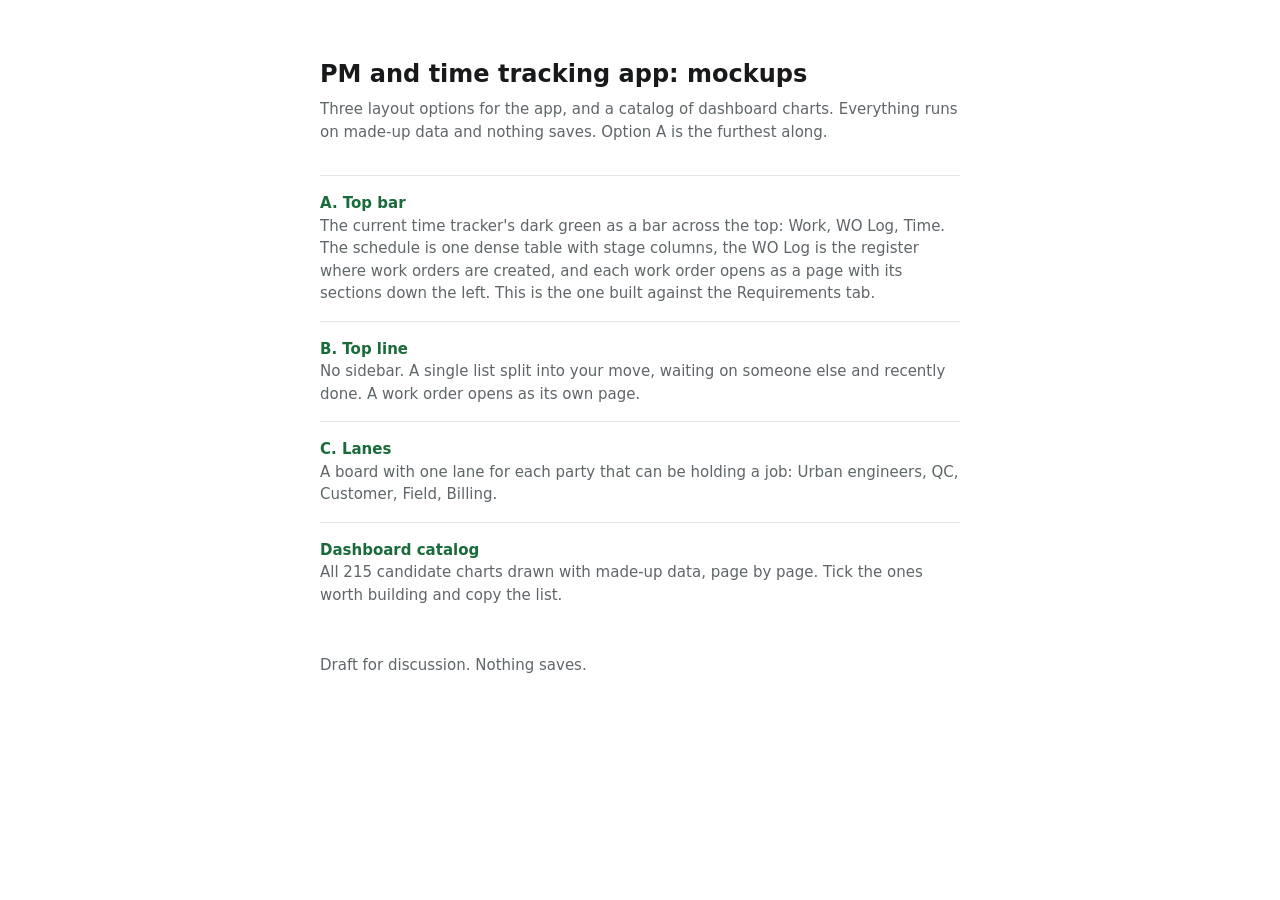
<file: index.html>
<!doctype html>
<html lang="en">
<head>
<meta charset="utf-8">
<meta name="viewport" content="width=device-width, initial-scale=1">
<title>PM + Time app: layout options</title>
<style>
  body { margin: 0; font: 15px/1.5 "Segoe UI", system-ui, sans-serif; color: #17191a; background: #fff; }
  main { max-width: 640px; margin: 0 auto; padding: 56px 24px; }
  h1 { font-size: 24px; margin: 0 0 6px; }
  p { margin: 0; color: #5f6669; }
  ul { list-style: none; padding: 0; margin: 32px 0; }
  li { border-top: 1px solid #e3e6e7; }
  a { display: block; padding: 16px 0; color: inherit; text-decoration: none; }
  a:hover b, a:focus-visible b { text-decoration: underline; }
  b { color: #1a6b3c; }
</style>
</head>
<body>
<main>
  <h1>PM and time tracking app: mockups</h1>
  <p>Three layout options for the app, and a catalog of dashboard charts. Everything runs on made-up data and nothing saves. Option A is the furthest along.</p>
  <ul>
    <li><a href="a-rail.html"><b>A. Top bar</b><p>The current time tracker's dark green as a bar across the top: Work, WO Log, Time. The schedule is one dense table with stage columns, the WO Log is the register where work orders are created, and each work order opens as a page with its sections down the left. This is the one built against the Requirements tab.</p></a></li>
    <li><a href="b-topline.html"><b>B. Top line</b><p>No sidebar. A single list split into your move, waiting on someone else and recently done. A work order opens as its own page.</p></a></li>
    <li><a href="c-lanes.html"><b>C. Lanes</b><p>A board with one lane for each party that can be holding a job: Urban engineers, QC, Customer, Field, Billing.</p></a></li>
    <li><a href="dash/index.html"><b>Dashboard catalog</b><p>All 215 candidate charts drawn with made-up data, page by page. Tick the ones worth building and copy the list.</p></a></li>
  </ul>
  <p>Draft for discussion. Nothing saves.</p>
</main>
</body>
</html>
</file>
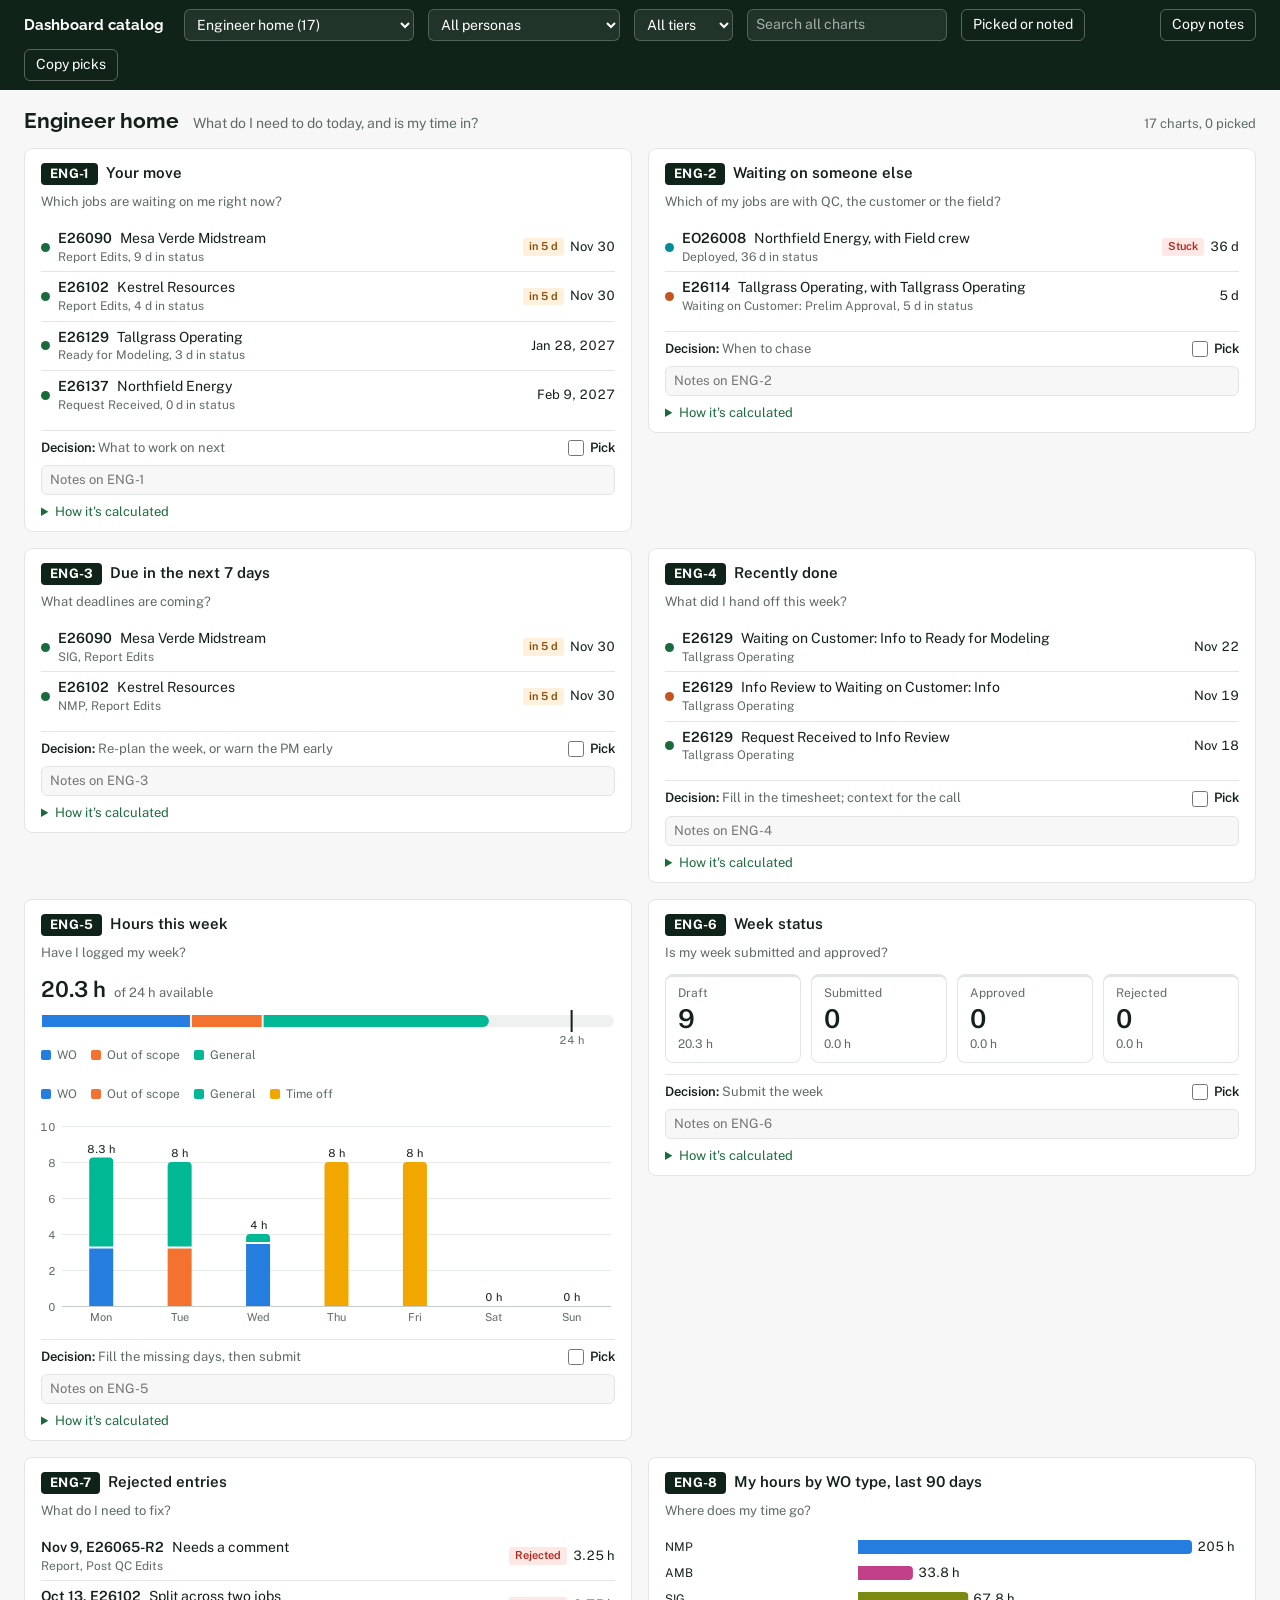
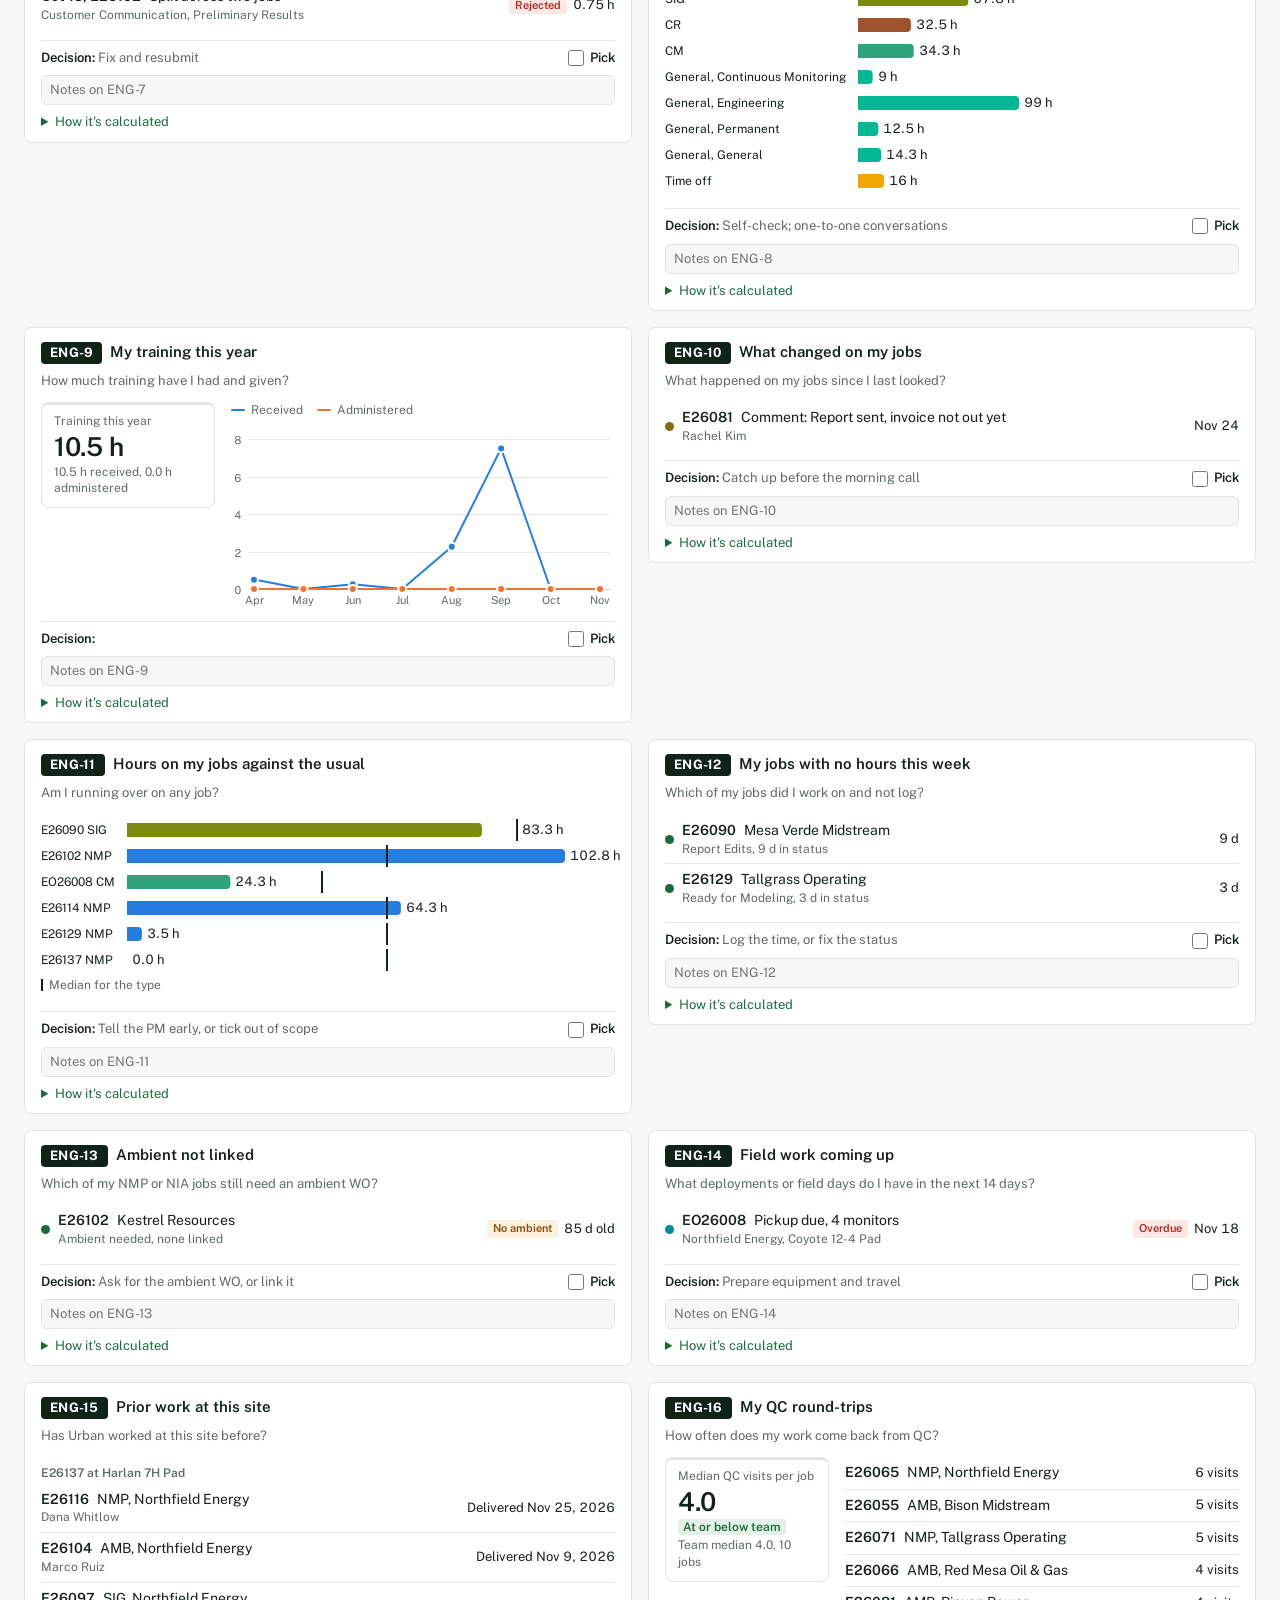
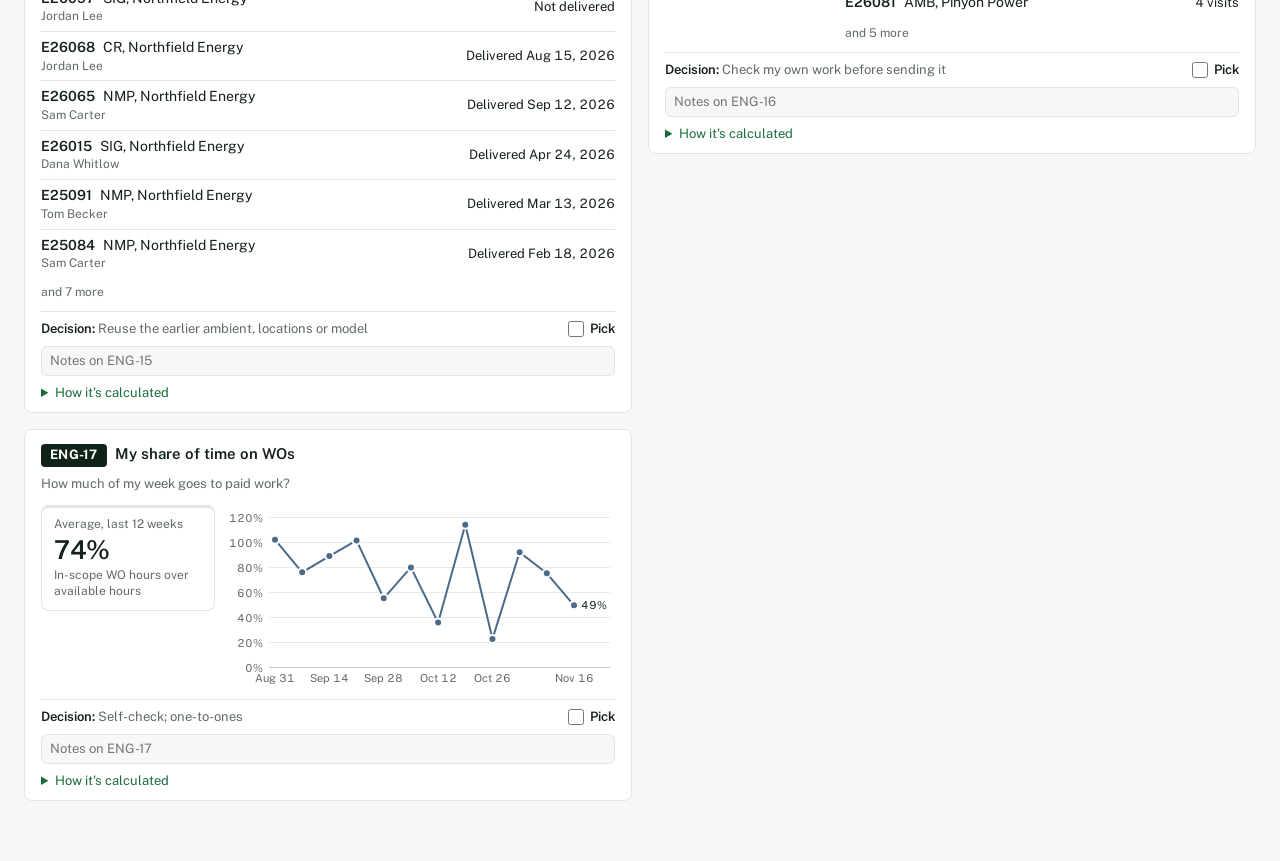
<file: dash/index.html>
<!doctype html>
<html lang="en">
<head>
<meta charset="utf-8">
<meta name="viewport" content="width=device-width, initial-scale=1">
<title>Dashboard catalog</title>
<link rel="stylesheet" href="https://fonts.googleapis.com/css2?family=Public+Sans:wght@400;600&family=Raleway:wght@600;700&display=swap">
<link rel="stylesheet" href="dash.css">
</head>
<body>
<div class="bar" role="banner">
  <strong>Dashboard catalog</strong>
  <select id="page" class="pagepick" aria-label="Page"></select>
  <select id="persona" aria-label="Persona"></select>
  <select id="tier" aria-label="Tier"></select>
  <input id="q" type="search" placeholder="Search all charts" aria-label="Search all charts">
  <button id="pickedOnly" type="button" aria-pressed="false">Picked or noted</button>
  <span class="spacer"></span>
  <span id="copied" class="copied" aria-live="polite"></span>
  <button id="copyNotes" type="button">Copy notes</button>
  <button id="copy" type="button">Copy picks</button>
</div>
<main>
  <pre id="selftest"></pre>
  <div class="pagehead"><h1 id="title"></h1><p id="sub"></p><span id="count" class="count"></span></div>
  <div id="cards" class="cards"></div>
</main>

<script src="catalog.js"></script>
<script src="data.js"></script>
<script src="charts.js"></script>
<script src="pages/a-home.js" onerror="void 0"></script>
<script src="pages/b-leadership.js" onerror="void 0"></script>
<script src="pages/c-flow.js" onerror="void 0"></script>
<script src="pages/d-hours.js" onerror="void 0"></script>
<script src="pages/e-people.js" onerror="void 0"></script>
<script>
(function () {
  'use strict';
  const CAT = window.CATALOG || [], PAGES = window.PAGES || [];
  const $ = (id) => document.getElementById(id);
  const el = (tag, cls, text) => { const n = document.createElement(tag); if (cls) n.className = cls; if (text != null) n.textContent = text; return n; };

  /* pages in catalog order, with chart counts */
  const pages = [];
  CAT.forEach((r) => { let p = pages.find((x) => x.name === r.page); if (!p) pages.push(p = { name: r.page, ids: [] }); p.ids.push(r.id); });
  const ALIAS = { 'Eng manager home': 'Engineering manager home', 'WO page': 'WO page: job summary' };
  const info = (name) => PAGES.find((p) => p.page === name) || PAGES.find((p) => p.page === ALIAS[name]) || PAGES.find((p) => p.page.startsWith(name)) || {};
  const personas = [];
  CAT.forEach((r) => String(r.persona || '').split(/[,;]/).map((x) => x.replace(/\(.*?\)/g, '').trim()).filter(Boolean).forEach((x) => { if (!personas.includes(x)) personas.push(x); }));
  const tiers = [...new Set(CAT.map((r) => r.tier).filter(Boolean))];

  /* picks */
  const KEY = 'dash-catalog-picks';
  let picks = new Set();
  try { picks = new Set(JSON.parse(localStorage.getItem(KEY) || '[]')); } catch (e) { picks = new Set(); }
  /* meeting notes, one per chart code */
  const NKEY = 'dash-catalog-notes';
  let notes = {};
  try { notes = JSON.parse(localStorage.getItem(NKEY) || '{}') || {}; } catch (e) { notes = {}; }
  const saveNotes = () => { try { localStorage.setItem(NKEY, JSON.stringify(notes)); } catch (e) { /* storage unavailable */ } };
  const savePicks = () => { try { localStorage.setItem(KEY, JSON.stringify([...picks])); } catch (e) { /* storage unavailable */ } };

  /* state from the hash */
  const S = { page: pages[0] ? pages[0].name : '', persona: '', tier: '', q: '', picked: false };
  function readHash() {
    const h = new URLSearchParams(location.hash.slice(1));
    const pg = h.get('page'); if (pg) { const m = pages.find((p) => p.name === pg) || pages.find((p) => p.name.toLowerCase() === pg.toLowerCase()); if (m) S.page = m.name; }
  }
  function writeHash() { if (selftest) return; const h = new URLSearchParams(); h.set('page', S.page); try { history.replaceState(null, '', '#' + h.toString().replace(/\+/g, '%20')); } catch (e) { /* file:// may refuse */ } }
  const selftest = /(^|[#&])selftest\b/.test(location.hash);
  readHash();

  /* top bar */
  const opt = (v, t) => { const o = el('option', null, t); o.value = v; return o; };
  pages.forEach((p) => $('page').appendChild(opt(p.name, `${p.name} (${p.ids.length})`)));
  $('persona').appendChild(opt('', 'All personas')); personas.forEach((p) => $('persona').appendChild(opt(p, p)));
  $('tier').appendChild(opt('', 'All tiers')); tiers.forEach((t) => $('tier').appendChild(opt(t, t)));
  $('page').value = S.page;
  $('page').addEventListener('change', () => { S.page = $('page').value; S.q = ''; $('q').value = ''; S.picked = false; syncPicked(); writeHash(); render(); window.scrollTo(0, 0); });
  $('persona').addEventListener('change', () => { S.persona = $('persona').value; render(); });
  $('tier').addEventListener('change', () => { S.tier = $('tier').value; render(); });
  let qt; $('q').addEventListener('input', () => { clearTimeout(qt); qt = setTimeout(() => { S.q = $('q').value.trim(); render(); }, 180); });
  const syncPicked = () => $('pickedOnly').setAttribute('aria-pressed', String(S.picked));
  $('pickedOnly').addEventListener('click', () => { S.picked = !S.picked; syncPicked(); render(); });
  function copyText(text) {
    const fallback = () => { const t = el('textarea'); t.value = text; t.style.position = 'fixed'; t.style.opacity = '0'; document.body.appendChild(t); t.select(); let ok = false; try { ok = document.execCommand('copy'); } catch (e) { ok = false; } t.remove(); return ok; };
    if (navigator.clipboard && navigator.clipboard.writeText) return navigator.clipboard.writeText(text).then(() => true, fallback);
    return Promise.resolve(fallback());
  }
  $('copy').addEventListener('click', () => {
    const ids = CAT.map((r) => r.id).filter((id) => picks.has(id));
    if (!ids.length) { $('copied').textContent = 'Nothing picked yet'; return; }
    copyText(ids.join(', ')).then((ok) => { $('copied').textContent = ok ? `Copied ${ids.length} ${ids.length === 1 ? 'pick' : 'picks'}` : `${ids.length} picked: ${ids.join(', ')}`; });
  });
  $('copyNotes').addEventListener('click', () => {
    const rows = CAT.filter((r) => (notes[r.id] || '').trim());
    if (!rows.length) { $('copied').textContent = 'No notes yet'; return; }
    const text = rows.map((r) => `${r.id} ${r.element}${picks.has(r.id) ? ' (picked)' : ''}: ${notes[r.id].trim()}`).join('\n');
    copyText(text).then((ok) => { $('copied').textContent = ok ? `Copied notes on ${rows.length} ${rows.length === 1 ? 'chart' : 'charts'}` : 'Could not copy'; });
  });
  const updatePickCount = () => { const n = picks.size; if (!$('copied').textContent.startsWith('Copied')) $('copied').textContent = n ? `${n} picked` : ''; };

  /* cards */
  function card(r, showPage) {
    const c = el('article', 'card' + (r.tier === 'Cut' ? ' cut' : '') + (picks.has(r.id) ? ' picked' : ''));
    c.id = 'card-' + r.id; c.dataset.id = r.id;
    const head = el('header');
    head.appendChild(el('span', 'cid', r.id)); head.appendChild(el('h2', null, r.element));
    if (r.tier === 'Cut') head.appendChild(el('span', 'lab cutlab', 'Cut'));
    if (r.tier === 'Roadmap') head.appendChild(el('span', 'lab', 'Roadmap'));
    if (showPage) head.appendChild(el('span', 'pg', r.page));
    c.appendChild(head);
    c.appendChild(el('p', 'q', r.question));
    const body = el('div', 'body');
    c.appendChild(body);
    const foot = el('footer'), dec = el('p', 'dec');
    dec.appendChild(el('span', null, 'Decision: ')); dec.appendChild(document.createTextNode(r.decision || ''));
    foot.appendChild(dec);
    const lab = el('label', 'pick'), cb = el('input'); cb.type = 'checkbox'; cb.checked = picks.has(r.id);
    cb.addEventListener('change', () => { if (cb.checked) picks.add(r.id); else picks.delete(r.id); c.classList.toggle('picked', cb.checked); savePicks(); $('copied').textContent = ''; updatePickCount(); count(); });
    lab.appendChild(cb); lab.appendChild(document.createTextNode('Pick')); foot.appendChild(lab);
    c.appendChild(foot);
    const nt = el('textarea', 'note'); nt.rows = 1; nt.placeholder = `Notes on ${r.id}`; nt.setAttribute('aria-label', `Notes on ${r.id}`); nt.value = notes[r.id] || '';
    const grow = () => { nt.style.height = 'auto'; nt.style.height = Math.max(nt.scrollHeight, 30) + 'px'; };
    nt.addEventListener('input', () => { if (nt.value.trim()) notes[r.id] = nt.value; else delete notes[r.id]; c.classList.toggle('noted', !!nt.value.trim()); saveNotes(); grow(); });
    c.classList.toggle('noted', !!(notes[r.id] || '').trim());
    c.appendChild(nt); setTimeout(grow, 0);
    const det = el('details'); det.appendChild(el('summary', null, "How it's calculated"));
    const dl = el('dl');
    [['Form', r.form], ['Calculation', r.calc], ['Data', r.data], ['At launch', r.launch], ['Per person', r.perPerson], ['Notes', r.notes], ['Source', r.source], ['Persona', r.persona], ['Tier', r.tier]].forEach(([k, v]) => { if (!v) return; dl.appendChild(el('dt', null, k)); dl.appendChild(el('dd', null, v)); });
    det.appendChild(dl); c.appendChild(det);
    return { c, body };
  }
  function draw(r, body, c) {
    if (!window.DASH || !DASH.has(r.id)) { body.className = 'body missing'; body.textContent = 'Not mocked yet. ' + (r.form ? 'Form: ' + r.form : ''); return 'missing'; }
    const res = DASH.render(r.id, body);
    if (body.dataset.wide === '1') c.classList.add('wide');
    return res;
  }
  function visible() {
    const q = S.q.toLowerCase(), global = !!q || S.picked;
    return CAT.filter((r) => (global || r.page === S.page)
      && (!S.persona || String(r.persona).includes(S.persona))
      && (!S.tier || r.tier === S.tier)
      && (!S.picked || picks.has(r.id) || (notes[r.id] || '').trim())
      && (!q || [r.id, r.element, r.question, r.form, r.calc, r.page, r.decision].join(' ').toLowerCase().includes(q)));
  }
  function count() { const rows = visible(); $('count').textContent = `${rows.length} ${rows.length === 1 ? 'chart' : 'charts'}, ${rows.filter((r) => picks.has(r.id)).length} picked`; }
  function render() {
    const rows = visible(), global = !!S.q || S.picked, box = $('cards');
    box.replaceChildren();
    if (global) { $('title').textContent = S.picked && !S.q ? 'Picked and noted charts' : 'Search results'; $('sub').textContent = S.q ? `Matching "${S.q}" across all pages` : 'Across all pages'; }
    else { $('title').textContent = S.page; $('sub').textContent = info(S.page).question || ''; }
    const results = [];
    rows.forEach((r) => { const { c, body } = card(r, global); box.appendChild(c); results.push({ r, body, res: draw(r, body, c) }); });
    if (!rows.length) box.appendChild(el('p', 'nomatch', 'No charts match. Clear the search or the filters.'));
    count(); updatePickCount();
    return results;
  }

  if (!selftest) {
    render();
    window.addEventListener('hashchange', () => { const before = S.page; readHash(); if (S.page !== before) { $('page').value = S.page; render(); window.scrollTo(0, 0); } });
    return;
  }

  /* self-test: render every page in turn, then report */
  document.body.dataset.mode = 'selftest';
  const out = { total: CAT.length, rendered: 0, missing: [], errors: [], empty: [] };
  for (const p of pages) {
    S.page = p.name; $('page').value = p.name;
    render().forEach(({ r, body, res }) => {
      if (res === 'missing') out.missing.push(r.id);
      else if (res === 'error') out.errors.push({ id: r.id, message: (DASH.errors.filter((e) => e.id === r.id).pop() || {}).message || 'error' });
      else { out.rendered++; if (!body.children.length) out.empty.push(r.id); }
    });
  }
  const json = JSON.stringify(out);
  document.body.dataset.selftest = json;
  $('selftest').textContent = json;
})();
</script>
</body>
</html>
</file>
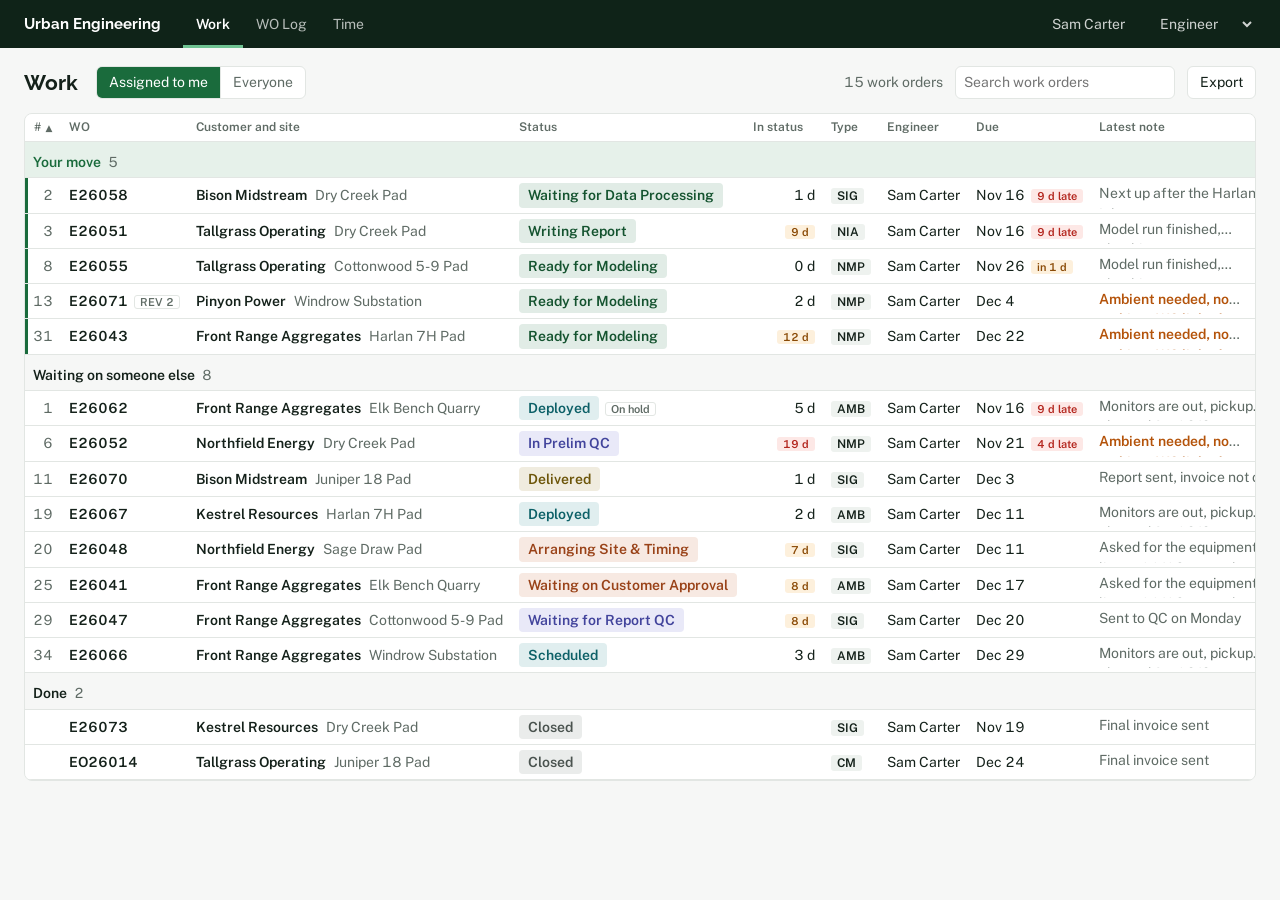
<file: a-rail.html>
<!doctype html>
<html lang="en">
<head>
<meta charset="utf-8">
<meta name="viewport" content="width=device-width, initial-scale=1">
<title>Option A</title>
<link rel="stylesheet" href="https://fonts.googleapis.com/css2?family=Public+Sans:wght@400;600&family=Raleway:wght@600;700&display=swap">
<link rel="stylesheet" href="shared.css">
<style>
  /* The current time tracker's colours, a slim rail, one dense schedule and a full project page. */
  :root { --font: "Public Sans", "Segoe UI", system-ui, sans-serif; --head: "Raleway", "Segoe UI", sans-serif;
    --bg: #f6f7f6; --panel: #fff; --ink: #14211a; --mute: #5f6b65; --line: #e2e6e3; --hover: #eef2ef;
    --accent: #1a6b3c; --accent-ink: #fff; --rail: #0f2318; --warn: #b4530a; }
  body { font-size: 14px; }
  #app { min-height: 100vh; }
  .bar { background: var(--rail); color: #fff; display: flex; flex-wrap: wrap; align-items: center; gap: 0 22px; padding: 0 24px; position: sticky; top: 0; z-index: 5; }
  .bar strong { font: 700 15px var(--head); }
  .bar nav { display: flex; }
  .bar nav button { border: 0; background: none; color: rgba(255,255,255,.7); padding: 14px 13px 11px; border-bottom: 3px solid transparent; }
  .bar nav button:hover { color: #fff; }
  .bar nav button[aria-current="page"] { color: #fff; border-color: #6fc392; font-weight: 600; }
  .bar .who-am, .bar .u-role { color: rgba(255,255,255,.8); } .bar option { color: #14211a; }
  .bar :focus-visible { outline-color: #fff; }
  main { padding: 18px 24px 48px; min-width: 0; }
  .top { display: flex; flex-wrap: wrap; align-items: center; gap: 10px 12px; margin-bottom: 14px; }
  h1 { font: 700 21px var(--head); font-feature-settings: "lnum"; margin-right: 6px; }
  h3 { font-size: 14px; font-weight: 600; margin-bottom: 10px; }
  .sheet { background: var(--panel); border: 1px solid var(--line); border-radius: 8px; }
  .sheet.pad { padding: 16px 18px; }
  .empty { padding: 36px; text-align: center; color: var(--mute); }
  .who { display: inline-flex; align-items: center; gap: 7px; }
  .link { border: 0; background: none; padding: 0; color: var(--accent); text-decoration: underline; text-underline-offset: 2px; }
  .flag { color: var(--warn); font-weight: 600; }

  /* schedule */
  .work td, .work th { white-space: nowrap; padding: 5px 8px; }
  .work td.note { white-space: normal; color: var(--mute); min-width: 240px; overflow: hidden; display: -webkit-box; -webkit-line-clamp: 1; line-clamp: 1; -webkit-box-orient: vertical; border: 0; }
  .work tbody tr { border-bottom: 1px solid var(--line); }
  .work .cust b { font-weight: 600; } .work .cust span { color: var(--mute); margin-left: 8px; }
  .work tr.move td:first-child { box-shadow: inset 3px 0 0 var(--accent); }
  .work tr.grp td { font-weight: 600; background: var(--bg); padding-top: 10px; } .work tr.grp span { color: var(--mute); font-weight: 400; margin-left: 4px; }
  .wo { font-weight: 600; }
  .grip { color: var(--line); cursor: grab; margin-right: 6px; } tr:hover .grip { color: var(--mute); }
  th.stg { text-align: center; padding-inline: 4px; font-weight: 400; }
  td.stg { text-align: center; padding-inline: 4px; }
  td.stg i { display: inline-block; width: 10px; height: 10px; border-radius: 50%; vertical-align: middle; }
  td.stg.done i { background: #a9c9b6; }
  td.stg.todo i { border: 1.5px solid var(--line); }
  td.stg.now i { width: 36px; border-radius: 5px; background: var(--h, var(--accent)); }
  td.stg.warn i { border: 2px solid var(--warn); }

  /* Work: counts, stage cells, coloured status */
  .tiles { display: flex; flex-wrap: wrap; gap: 10px; margin-bottom: 12px; }
  .tile { flex: 1 1 130px; text-align: left; background: var(--panel); border: 1px solid var(--line); border-top: 3px solid var(--c); border-radius: 8px; padding: 9px 14px 10px; color: var(--mute); display: grid; gap: 1px; }
  .tile > b { font: 700 24px/1.2 var(--head); font-feature-settings: "lnum"; color: var(--c); }
  .tile:hover { border-color: var(--c); }
  .tile[aria-pressed="true"] { background: color-mix(in srgb, var(--c) 9%, white); border-color: var(--c); color: var(--ink); }
  .tile.g { --c: var(--accent); } .tile.a { --c: #b4530a; } .tile.r { --c: var(--late); } .tile.q { --c: var(--h-qc); } .tile.c { --c: var(--h-customer); } .tile.n { --c: var(--mute); }
  .tile.wk { flex: 1.6 1 200px; } .tile .pace { width: 100%; margin-top: 5px; }
  .key { display: flex; flex-wrap: wrap; gap: 6px 8px; align-items: center; padding: 8px 10px; border-bottom: 1px solid var(--line); color: var(--mute); font-size: 12px; }
  .key b { color: var(--ink); margin-right: 4px; } .key .sc { margin-left: 10px; } .key .sc.now + .sc.now { margin-left: 0; }
  .sc { display: inline-grid; place-items: center; width: 66px; height: 21px; border-radius: 4px; font-size: 11px; font-weight: 600; vertical-align: middle; }
  .sc.done { background: #dcebe1; color: #1a6b3c; } .sc.now { background: var(--h, var(--accent)); color: #fff; }
  .sc.todo { border: 1px solid var(--line); background: var(--panel); } .sc.na { background: repeating-linear-gradient(135deg, #f1f3f1 0 4px, #e6e9e6 4px 5px); }
  .sc.warn { background: #fdf0dc; color: #8a4a06; border: 1px solid #e9c58f; }
  .key .sc { width: 58px; height: 18px; } .key .sc.todo, .key .sc.na, .key .sc.done { width: 30px; }
  .pill { display: inline-block; padding: 2px 9px; border-radius: 4px; font-weight: 600; background: color-mix(in srgb, var(--h, var(--mute)) 13%, white); color: color-mix(in srgb, var(--h, var(--mute)) 78%, black); }
  .chip { font-size: 11px; font-weight: 600; border-radius: 3px; padding: 1px 6px; margin-left: 6px; } .num .chip { margin-left: 0; }
  .chip.red { background: #fde8e6; color: var(--late); } .chip.amber { background: #fdf0dc; color: #8a4a06; }
  .tag { background: var(--hover); border-radius: 3px; padding: 1px 6px; font-weight: 600; font-size: 12px; }
  .av { display: inline-grid; place-items: center; width: 22px; height: 22px; border-radius: 50%; background: #dcebe1; color: var(--accent); font-size: 10px; font-weight: 700; margin-right: 6px; }
  .nextb { padding: 2px 9px; border-color: var(--accent); color: var(--accent); font-weight: 600; } .nextb:hover { background: var(--accent); color: #fff; }
  .work tr.grp.act td { background: #e6f1ea; color: var(--accent); }

  .work .sc { width: 60px; } .work td.stg, .work th.stg { padding-inline: 3px; }
  .work td.cust { max-width: 420px; overflow: hidden; text-overflow: ellipsis; }
  .work td:nth-last-child(2) { max-width: 150px; overflow: hidden; text-overflow: ellipsis; } .nextb { max-width: 100%; overflow: hidden; text-overflow: ellipsis; }
  .work td.note { min-width: 190px; }

  /* WO Log colours, as on the WO Log sheet: pink = delivered, not invoiced; green = invoiced; red = cancelled */
  .log tr.inv td { background: #dff0df; } .log td.pink { background: #fbd5e3; font-weight: 600; }
  .log tr.cx td { background: #f8dcd9; color: var(--mute); }
  .key .sw { display: inline-block; width: 26px; height: 14px; border-radius: 3px; margin-left: 10px; border: 1px solid rgba(0,0,0,.08); }
  .key .sw:first-child { margin-left: 0; } .sw.pink { background: #fbd5e3; } .sw.green { background: #dff0df; } .sw.red { background: #f8dcd9; }
  .stpick select { min-width: 240px; border: 1px solid var(--line); border-radius: 6px; padding: 6px 8px; background: var(--panel); }
  .log .cm { white-space: normal; min-width: 160px; max-width: 260px; color: var(--mute); }
  .log tr.inved td { background: var(--hover); white-space: normal; } .inved td > * { margin-right: 8px; vertical-align: middle; }
  .inved input { border: 1px solid var(--line); border-radius: 5px; padding: 5px 7px; background: var(--panel); } .inved span { font-weight: 600; }
  .log .u-btn { padding: 2px 9px; }
  /* time entry */
  .entry .kind { flex-basis: 100%; align-self: flex-start; width: fit-content; }
  .req { font-style: normal; color: var(--late); margin-left: 4px; } .f.miss select, .f.miss input { border-color: var(--late); background: #fdf1f0; }
  .wknav { display: inline-flex; align-items: center; gap: 10px; margin-right: 8px; } .wknav strong { min-width: 120px; text-align: center; }
  .u-btn:disabled { opacity: .4; cursor: default; } .offrow td { background: var(--hover); } .day td:first-child .tag { white-space: nowrap; }
  main > .banner { margin-bottom: 14px; }

  /* WO Log */
  .log td, .log th { white-space: nowrap; padding: 5px 8px; font-size: 13px; }
  .log td, .log th { padding-inline: 6px; } .log td:nth-child(4) { max-width: 170px; overflow: hidden; text-overflow: ellipsis; }
  .log .desc { max-width: 96px; overflow: hidden; text-overflow: ellipsis; color: var(--mute); }
  .log tr.shut td, tr.shut td { color: var(--mute); }
  .log tr.fresh td { background: #edf6e4; }
  .newwo { display: flex; flex-wrap: wrap; align-items: flex-end; gap: 10px 12px; margin-bottom: 12px; padding-block: 12px; }
  .newwo strong { align-self: center; margin-right: 6px; } .newwo .grow { flex: 1 1 170px; } .newwo .hint { flex-basis: 100%; }

  /* work order page: record header, sections down the left */
  .rec { display: flex; flex-wrap: wrap; align-items: center; gap: 14px 44px; padding: 16px 20px; }
  .rec .who-what { flex: 1 1 260px; } .rec h1 { font-size: 24px; margin-top: 2px; } .rec .banner { flex-basis: 100%; }
  .rec-body { display: grid; grid-template-columns: 190px minmax(0, 1fr); gap: 16px; margin-top: 16px; align-items: start; }
  .vtabs { display: grid; position: sticky; top: 64px; }
  .vtabs button { display: flex; justify-content: space-between; gap: 8px; text-align: left; border: 0; background: none; padding: 9px 12px; border-left: 3px solid var(--line); color: var(--mute); }
  .vtabs button:hover { color: var(--ink); }
  .vtabs button[aria-current="page"] { background: var(--panel); border-left-color: var(--accent); color: var(--ink); font-weight: 600; }
  .vtabs span { font-weight: 400; font-size: 12px; color: var(--mute); }
  .panel { min-height: 360px; }
  .dcols { display: grid; grid-template-columns: minmax(0, 1fr) 340px; gap: 28px; align-items: start; }
  .dcols aside { border-left: 1px solid var(--line); padding-left: 24px; position: sticky; top: 64px; }
  .panel tr.now td { background: var(--hover); font-weight: 600; }
  @media (max-width: 1100px) { .dcols { grid-template-columns: minmax(0, 1fr); } .dcols aside { border-left: 0; padding-left: 0; position: static; } }
  .panel h2 { font: 700 17px var(--head); margin: 0 0 12px; }
  .panel h2:not(:first-child) { margin-top: 24px; padding-top: 20px; border-top: 1px solid var(--line); }
  .panel .fs { grid-template-columns: repeat(auto-fill, minmax(210px, 1fr)); margin-bottom: 4px; }
  .panel .mv { margin-bottom: 14px; align-items: flex-end; } .panel .lead { margin-bottom: 12px; } .panel .kids { margin-bottom: 10px; }
  .panel .inv { max-width: 520px; margin-top: 16px; } .panel .addinv { max-width: 520px; } .panel .u-bars { max-width: 640px; margin-top: 12px; } .panel .feed, .panel #cmt { max-width: 760px; }

  .crumb { display: flex; gap: 8px; color: var(--mute); margin-bottom: 12px; }
  .crumb button { border: 0; background: none; padding: 0; color: var(--accent); } .crumb span::before { content: "/"; margin-right: 8px; }
  .ph { display: flex; flex-wrap: wrap; justify-content: space-between; align-items: flex-end; gap: 12px; margin-bottom: 16px; }
  .phid { font-weight: 600; color: var(--mute); } .phid span { margin-left: 6px; } .phid .link { margin-left: 10px; font-weight: 400; }
  .ph h1 { font-size: 26px; margin-top: 2px; }
  .acts, .mv, .addinv, .hrs, .btns { display: flex; flex-wrap: wrap; align-items: flex-end; gap: 8px; }
  .status { display: grid; grid-template-columns: 1fr auto; gap: 14px 24px; align-items: end; }
  .big { display: flex; align-items: center; gap: 9px; font-size: 20px; }
  .banner { grid-column: 1 / -1; display: flex; flex-wrap: wrap; align-items: center; gap: 10px; background: var(--hover); border-radius: 6px; padding: 8px 12px; }
  .banner.warn { background: #fdf3e7; color: #6b3306; }
  .flow { grid-column: 1 / -1; display: grid; grid-template-columns: repeat(auto-fit, minmax(170px, 1fr)); gap: 18px; border-top: 1px solid var(--line); padding-top: 14px; }
  .flow h4 { margin: 0 0 6px; font-size: 13px; font-weight: 600; }
  .flow li { display: flex; justify-content: space-between; gap: 8px; padding: 3px 8px; font-size: 13px; color: var(--mute); border-left: 3px solid var(--line); }
  .flow li.done { color: var(--ink); border-color: #a9c9b6; }
  .flow li.now { color: var(--ink); font-weight: 600; border-color: var(--h); background: var(--hover); }
  .flow em { font-style: normal; font-weight: 400; color: var(--mute); } .flow time { color: var(--mute); font-weight: 400; white-space: nowrap; }
  .cols { display: grid; grid-template-columns: minmax(0, 1fr) 400px; gap: 16px; margin-top: 16px; align-items: start; }
  .cols .main, .cols aside { display: grid; gap: 16px; min-width: 0; }
  .fs { display: grid; grid-template-columns: 1fr 1fr; gap: 10px 12px; }
  .f { display: grid; gap: 3px; min-width: 0; margin: 0; padding: 0; border: 0; } .f.wide { grid-column: 1 / -1; }
  .f > span, .f legend { font-size: 12px; color: var(--mute); padding: 0; }
  .f input:not([type=checkbox]), .f select, .f textarea { width: 100%; border: 1px solid var(--line); border-radius: 5px; padding: 5px 7px; background: var(--panel); font: inherit; color: inherit; resize: vertical; }
  .f output { padding: 5px 0; } fieldset.f { display: block; } fieldset.f label { margin-right: 12px; white-space: nowrap; }
  .tick { display: flex; gap: 8px; align-items: center; }
  .feed li { display: grid; grid-template-columns: auto 1fr; gap: 0 8px; padding-top: 12px; } .feed time { color: var(--mute); } .feed p { grid-column: 1 / -1; }
  .inv { margin-bottom: 10px; } .addinv { margin-bottom: 12px; } .addinv input { border: 1px solid var(--line); border-radius: 5px; padding: 5px 7px; min-width: 0; flex: 1; }
  .kids li { display: flex; gap: 12px; padding: 3px 0; }
  aside .u-btn.primary { margin-top: 10px; }

  /* time */
  .pace { width: 140px; height: 6px; background: var(--line); border-radius: 3px; overflow: hidden; } .pace b { display: block; height: 100%; background: var(--accent); }
  .entry { display: flex; flex-wrap: wrap; align-items: flex-end; gap: 10px 12px; margin-bottom: 16px; }
  .entry .grow { flex: 1 1 220px; } .entry .hrs input { width: 74px; } .entry .hrs { flex-wrap: nowrap; gap: 4px; } .entry .hrs .u-btn { padding-inline: 9px; }
  .chk { padding-bottom: 6px; white-space: nowrap; } .btns { margin-left: auto; } .err { flex-basis: 100%; }
  .day + .day { margin-top: 18px; } .day h3 { display: flex; gap: 8px; border-bottom: 1px solid var(--ink); padding-bottom: 6px; margin: 0; } .day h3 span { font-weight: 400; } .day h3 em { font-style: normal; margin-left: auto; }
  .day table { table-layout: fixed; } .day td:first-child { width: 110px; } .day td:nth-child(2) { width: 20%; } .day td:nth-child(3) { width: 32%; } .day td:last-child { width: 80px; } .day .none { padding: 8px 10px; }
  @media (max-width: 1000px) { .cols { grid-template-columns: minmax(0, 1fr); } .status { grid-template-columns: 1fr; } }
  @media (max-width: 720px) {
    main { padding: 14px 16px 32px; } .fs { grid-template-columns: 1fr; } .bar { padding-inline: 16px; }
    .rec-body { grid-template-columns: minmax(0, 1fr); } .vtabs { position: static; display: flex; overflow-x: auto; } .vtabs button { border-left: 0; border-bottom: 3px solid var(--line); white-space: nowrap; } .vtabs button[aria-current="page"] { border-bottom-color: var(--accent); }
  }
</style>
</head>
<body>
<div id="app"></div>
<script src="a-app.js"></script>
</body>
</html>
</file>
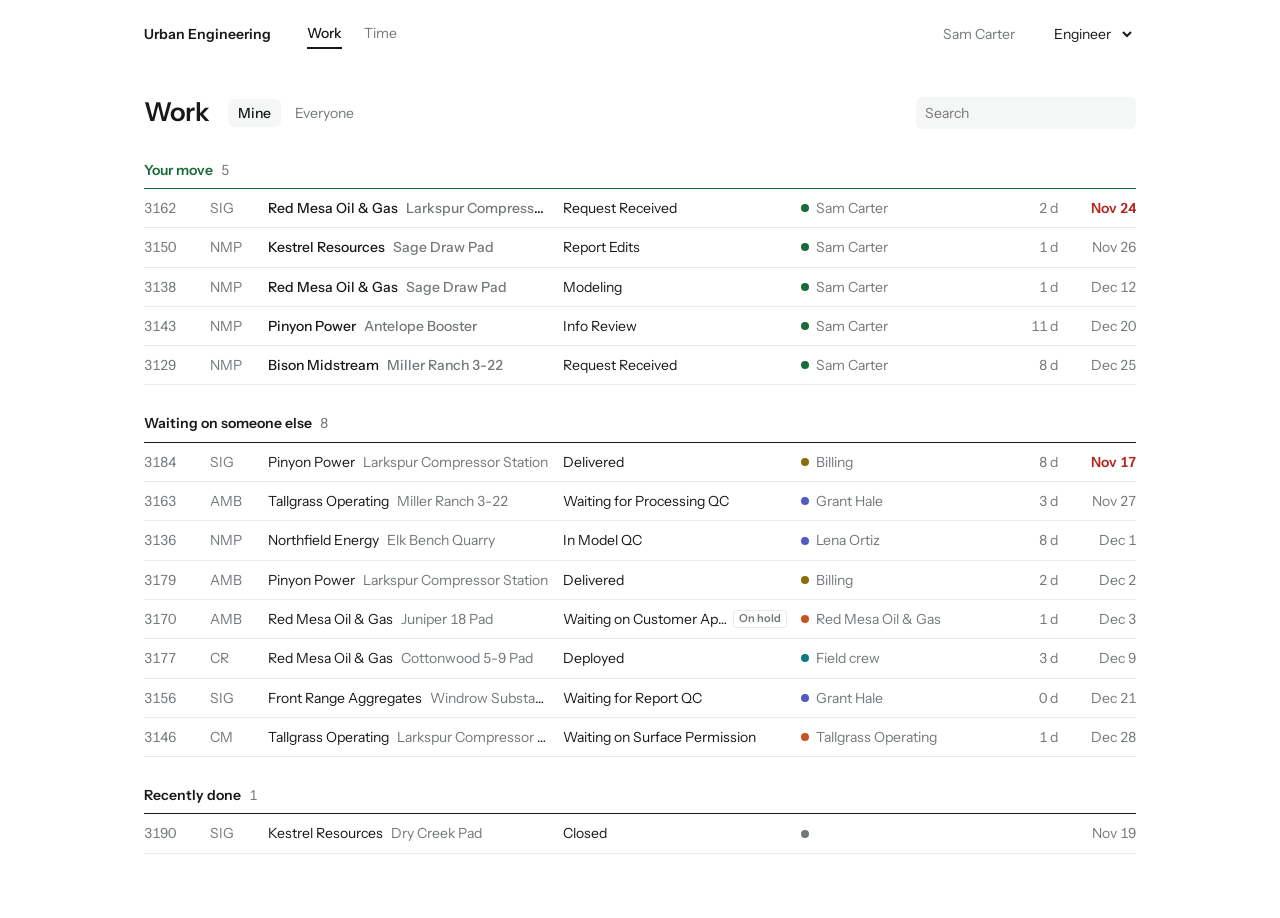
<file: b-topline.html>
<!doctype html>
<html lang="en">
<head>
<meta charset="utf-8">
<meta name="viewport" content="width=device-width, initial-scale=1">
<title>Option B: Top line</title>
<link rel="stylesheet" href="https://fonts.googleapis.com/css2?family=Instrument+Sans:wght@400;500;600&display=swap">
<link rel="stylesheet" href="shared.css">
<style>
  /* No sidebar. One line of navigation, one column of work, grouped by whose move it is. Green appears only where you have to act. */
  :root { --font: "Instrument Sans", "Segoe UI", system-ui, sans-serif;
    --bg: #fff; --panel: #fff; --ink: #17191a; --mute: #73787b; --line: #e9ebec; --hover: #f5f6f6;
    --accent: #1a6b3c; --accent-ink: #fff; }
  body { font-size: 14px; }
  .wrap { max-width: 1040px; margin: 0 auto; padding: 0 24px 64px; }
  .line { display: flex; flex-wrap: wrap; align-items: center; gap: 6px 26px; padding: 18px 0; }
  .line strong { font-weight: 600; margin-right: 10px; }
  .line nav { display: flex; gap: 22px; }
  .line nav button { border: 0; background: none; padding: 4px 0; color: var(--mute); border-bottom: 2px solid transparent; }
  .line nav button[aria-current="page"] { color: var(--ink); border-color: var(--ink); font-weight: 500; }
  .tools { display: flex; flex-wrap: wrap; align-items: center; gap: 10px; margin: 26px 0 8px; }
  h1 { font-size: 26px; font-weight: 600; letter-spacing: -.01em; margin-right: 8px; }
  .u-seg { border: 0; gap: 4px; background: none; }
  .u-seg button, .u-seg button + button { border: 0; border-radius: 6px; padding: 4px 10px; }
  .u-seg button[aria-pressed="true"] { background: var(--hover); color: var(--ink); font-weight: 500; }
  .u-search { border-color: transparent; background: var(--hover); }
  .group { margin-top: 28px; }
  .group h2 { font-size: 14px; font-weight: 600; display: flex; gap: 8px; align-items: center; padding-bottom: 8px; border-bottom: 1px solid var(--ink); }
  .group h2 span { color: var(--mute); font-weight: 400; }
  .row { display: grid; grid-template-columns: 52px 44px minmax(0, 1.5fr) minmax(0, 1.2fr) minmax(0, 1fr) 56px 64px; gap: 14px; align-items: center; padding: 9px 0; border-bottom: 1px solid var(--line); cursor: pointer; }
  .row:hover { background: var(--hover); }
  .row > * { white-space: nowrap; overflow: hidden; text-overflow: ellipsis; }
  .row .status { display: flex; align-items: center; } .row .status span { overflow: hidden; text-overflow: ellipsis; } .row .status b { flex: none; }
  .row .id { color: var(--mute); } .row .site { color: var(--mute); margin-left: 8px; }
  .row .who { display: flex; align-items: center; gap: 7px; color: var(--mute); }
  .group.act .row .cust { font-weight: 500; }
  .group.act h2 { color: var(--accent); border-color: var(--accent); }
  .back { border: 0; background: none; color: var(--mute); padding: 0; margin: 26px 0 18px; }
  .detail { max-width: 720px; }
  .empty { padding: 28px 0; color: var(--mute); }
  .pagebody { margin-top: 20px; }
  @media (max-width: 720px) { .wrap { padding-inline: 16px; } .row { grid-template-columns: 48px minmax(0, 1fr) 48px; } .row .type, .row .status, .row .who, .row .due { display: none; } }
</style>
</head>
<body>
<div class="wrap" id="app"></div>
<script src="shared.js"></script>
<script>
const S = USG.state, e = USG.e;
const row = (w) => { const s = USG.st(w); return `<li class="row" tabindex="0" data-open="${w.id}">
  <span class="id">${w.id}</span><span class="type mute">${w.type}</span>
  <span class="cust">${e(w.cust)}<span class="site">${e(w.site)}</span></span>
  <span class="status"><span>${e(s.name)}</span>${w.hold ? '<b class="u-hold">On hold</b>' : ''}</span>
  <span class="who">${USG.dot(s.holder)}${e(USG.who(w))}</span>
  <span class="num ${w.days >= 14 ? 'u-late' : 'mute'}">${USG.done(w) ? '' : w.days + ' d'}</span>
  <span class="due num ${USG.late(w) ? 'u-late' : 'mute'}">${USG.fmt(w.due)}</span></li>`; };
const group = (title, list, cls) => list.length ? `<section class="group ${cls || ''}"><h2>${e(title)} <span>${list.length}</span></h2><ul>${list.map(row).join('')}</ul></section>` : '';
function work() {
  const rows = USG.list(); let body;
  if (S.scope === 'mine') body = group('Your move', rows.filter(USG.yourMove), 'act') + group('Waiting on someone else', rows.filter((w) => !USG.yourMove(w) && !USG.done(w))) + group('Recently done', rows.filter(USG.done));
  else { const key = { holder: (w) => USG.st(w).holder, eng: (w) => w.eng, type: (w) => w.type }[S.group]; const keys = S.group === 'holder' ? USG.HOLDERS : [...new Set(rows.map(key))].sort(); body = keys.map((k) => group(k, rows.filter((w) => key(w) === k))).join(''); }
  const by = S.scope === 'all' ? `<select data-set="group" aria-label="Group by">${[['holder', 'Grouped by who holds it'], ['eng', 'Grouped by engineer'], ['type', 'Grouped by type']].map(([v, l]) => `<option value="${v}"${S.group === v ? ' selected' : ''}>${l}</option>`).join('')}</select>` : '';
  return `<div class="tools"><h1>Work</h1>${USG.seg(USG.scopes(), S.scope, 'scope')}<span class="u-spacer"></span>${by}${USG.search('Search')}</div>${body || '<p class="empty">Nothing here. Clear the search to see everything.</p>'}`;
}
USG.render = () => {
  const w = USG.byId(S.sel);
  const page = w ? `<button class="back" data-close>Back</button><div class="detail">${USG.woHTML(w)}</div>`
    : S.page === 'work' ? work()
    : `<div class="tools"><h1>${S.page === 'time' ? 'Time' : 'Insights'}</h1></div><div class="pagebody u-scroll">${S.page === 'time' ? USG.timeHTML() : USG.insightsHTML()}</div>`;
  document.getElementById('app').innerHTML = `<header class="line"><strong>Urban Engineering</strong>
    <nav aria-label="Main">${USG.nav().map(([id, l]) => `<button data-go="${id}" aria-current="${S.page === id && !w ? 'page' : 'false'}">${l}</button>`).join('')}</nav>
    <span class="u-spacer"></span><span class="mute">Sam Carter</span>${USG.roleSel()}</header>${page}`;
};
USG.render();
</script>
</body>
</html>
</file>
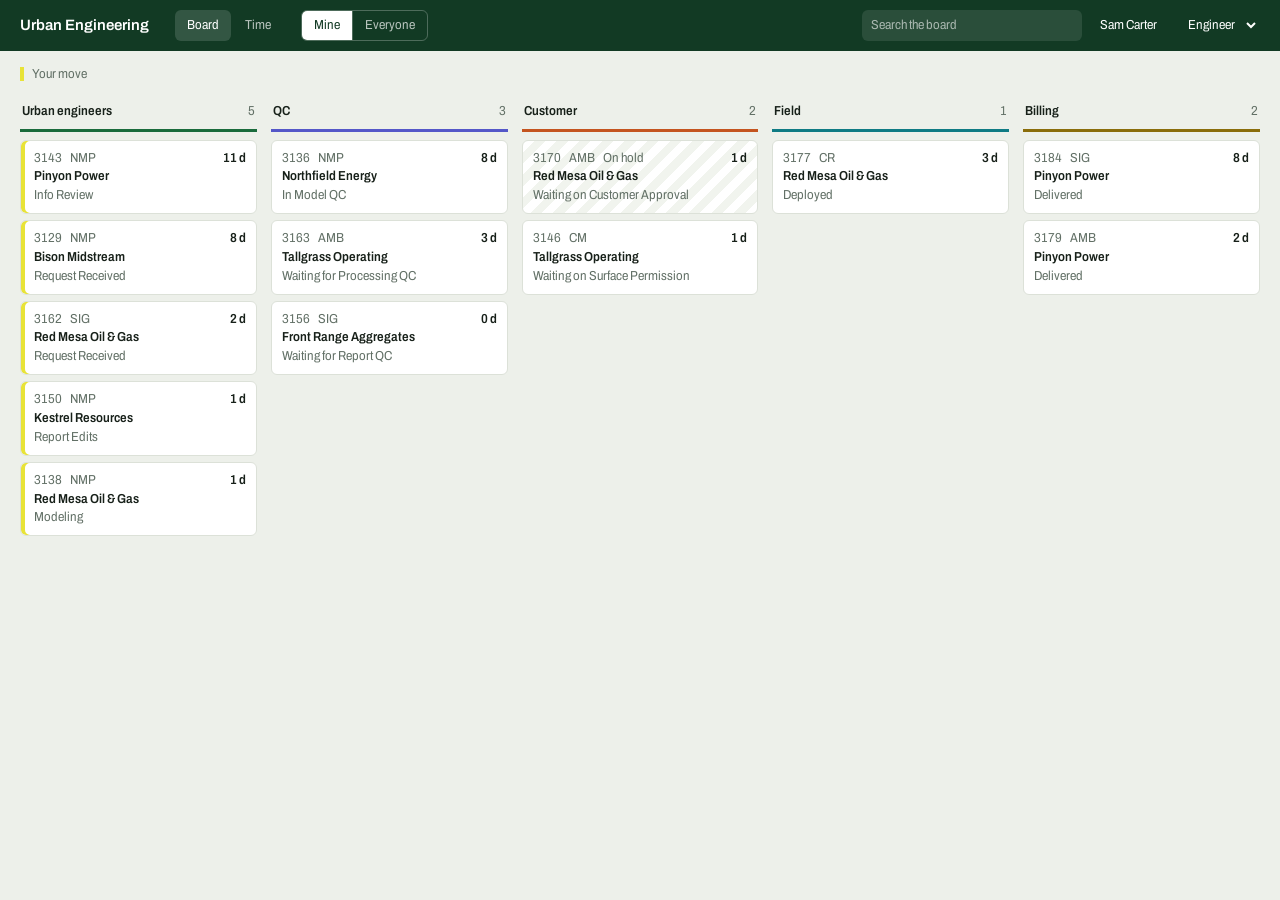
<file: c-lanes.html>
<!doctype html>
<html lang="en">
<head>
<meta charset="utf-8">
<meta name="viewport" content="width=device-width, initial-scale=1">
<title>Option C: Lanes</title>
<link rel="stylesheet" href="https://fonts.googleapis.com/css2?family=Archivo:wdth,wght@87,400;87,600;100,600&display=swap">
<link rel="stylesheet" href="shared.css">
<style>
  /* The board is the app. Five lanes, one for each party that can be holding a job, so the screen answers "who has it?" at a glance. */
  :root { --font: "Archivo", "Segoe UI", system-ui, sans-serif;
    --bg: #edf0ea; --panel: #fff; --ink: #172019; --mute: #627066; --line: #dce1d8; --hover: #f1f4ee;
    --accent: #14532d; --accent-ink: #fff; --band: #123a24; --flag: #e8e337; }
  body { font-stretch: 87%; }
  .band { background: var(--band); color: #fff; display: flex; flex-wrap: wrap; align-items: center; gap: 8px 18px; padding: 10px 20px; }
  .band strong { font-stretch: 100%; font-weight: 600; font-size: 15px; margin-right: 8px; }
  .band nav { display: flex; gap: 2px; }
  .band nav button { border: 0; background: none; color: rgba(255,255,255,.7); padding: 6px 12px; border-radius: 6px; }
  .band nav button[aria-current="page"] { background: rgba(255,255,255,.14); color: #fff; }
  .band .u-seg { border-color: rgba(255,255,255,.25); background: none; }
  .band .u-seg button { color: rgba(255,255,255,.7); } .band .u-seg button + button { border-color: rgba(255,255,255,.25); }
  .band .u-seg button[aria-pressed="true"] { background: #fff; color: var(--band); }
  .band .u-search { background: rgba(255,255,255,.1); border-color: transparent; color: #fff; }
  .band .u-search::placeholder { color: rgba(255,255,255,.6); }
  .band .u-role option { color: var(--ink); }
  .band :focus-visible { outline-color: #fff; }
  .board { display: grid; grid-template-columns: repeat(5, minmax(210px, 1fr)); gap: 14px; padding: 18px 20px 48px; overflow-x: auto; align-items: start; }
  .lane h2 { font-size: 13px; font-weight: 600; display: flex; align-items: baseline; gap: 8px; padding: 0 2px 8px; border-bottom: 3px solid var(--h); margin-bottom: 8px; }
  .lane h2 span { color: var(--mute); font-weight: 400; margin-left: auto; }
  .card { display: block; width: 100%; text-align: left; background: var(--panel); border: 1px solid var(--line); border-radius: 6px; padding: 8px 10px; margin-bottom: 6px; position: relative; }
  .card:hover { border-color: var(--ink); }
  .card p:first-child { display: flex; gap: 8px; color: var(--mute); }
  .card p:first-child b { margin-left: auto; font-weight: 600; color: var(--ink); }
  .card .cust { font-weight: 600; white-space: nowrap; overflow: hidden; text-overflow: ellipsis; }
  .card .st { color: var(--mute); }
  .card.move { box-shadow: inset 4px 0 0 var(--flag); padding-left: 13px; }
  .card.hold { background: repeating-linear-gradient(135deg, var(--panel) 0 8px, var(--hover) 8px 16px); }
  .none { color: var(--mute); padding: 6px 2px; }
  .key { display: flex; align-items: center; gap: 8px; padding: 14px 20px 0; color: var(--mute); }
  .key i { width: 4px; height: 14px; background: var(--flag); display: block; }
  .page { padding: 20px; }
  .page > div { background: var(--panel); border: 1px solid var(--line); border-radius: 6px; padding: 18px 20px; }
  .drawer { position: fixed; inset: 0 0 0 auto; width: min(460px, 100vw); background: var(--panel); border-left: 3px solid var(--band); padding: 18px 22px 40px; overflow-y: auto; }
  .drawer > button { float: right; border: 0; background: none; color: var(--mute); font-size: 20px; line-height: 1; padding: 2px 6px; }
</style>
</head>
<body>
<div id="app"></div>
<script src="shared.js"></script>
<script>
const S = USG.state, e = USG.e;
const card = (w) => `<button class="card${USG.yourMove(w) ? ' move' : ''}${w.hold ? ' hold' : ''}" data-open="${w.id}">
  <p><span>${w.id}</span><span>${w.type}</span>${w.hold ? '<span>On hold</span>' : ''}<b class="${w.days >= 14 ? 'u-late' : ''}">${w.days} d</b></p>
  <p class="cust">${e(w.cust)}</p><p class="st">${e(USG.st(w).name)}${S.scope === 'all' ? ', ' + e(w.eng.split(' ')[0]) : ''}</p></button>`;
function board() {
  const rows = USG.list().filter((w) => !USG.done(w)).sort((a, b) => b.days - a.days);
  return `<p class="key"><i></i>Your move</p><div class="board">${USG.HOLDERS.map((h) => { const l = rows.filter((w) => USG.st(w).holder === h);
    return `<section class="lane" data-h="${h}"><h2>${h === 'Urban' ? 'Urban engineers' : h}<span>${l.length}</span></h2>${l.map(card).join('') || '<p class="none">Nothing waiting here</p>'}</section>`; }).join('')}</div>`;
}
USG.render = () => {
  if (S.scope === 'bill') S.scope = 'all';
  const w = USG.byId(S.sel), anim = USG._last !== S.sel ? ' slide' : ''; USG._last = S.sel;
  document.getElementById('app').innerHTML = `<header class="band"><strong>Urban Engineering</strong>
    <nav aria-label="Main">${USG.nav().map(([id, l]) => `<button data-go="${id}" aria-current="${S.page === id ? 'page' : 'false'}">${id === 'work' ? 'Board' : l}</button>`).join('')}</nav>
    ${S.page === 'work' ? USG.seg([['mine', 'Mine'], ['all', 'Everyone']], S.scope, 'scope') : ''}<span class="u-spacer"></span>
    ${S.page === 'work' ? USG.search('Search the board') : ''}<span>Sam Carter</span>${USG.roleSel()}</header>
    ${S.page === 'work' ? board() : `<div class="page"><div class="u-scroll">${S.page === 'time' ? USG.timeHTML() : USG.insightsHTML()}</div></div>`}
    ${w ? `<aside class="drawer${anim}" aria-label="Work order ${w.id}"><button data-close aria-label="Close">×</button>${USG.woHTML(w)}</aside>` : ''}`;
};
USG.render();
</script>
</body>
</html>
</file>
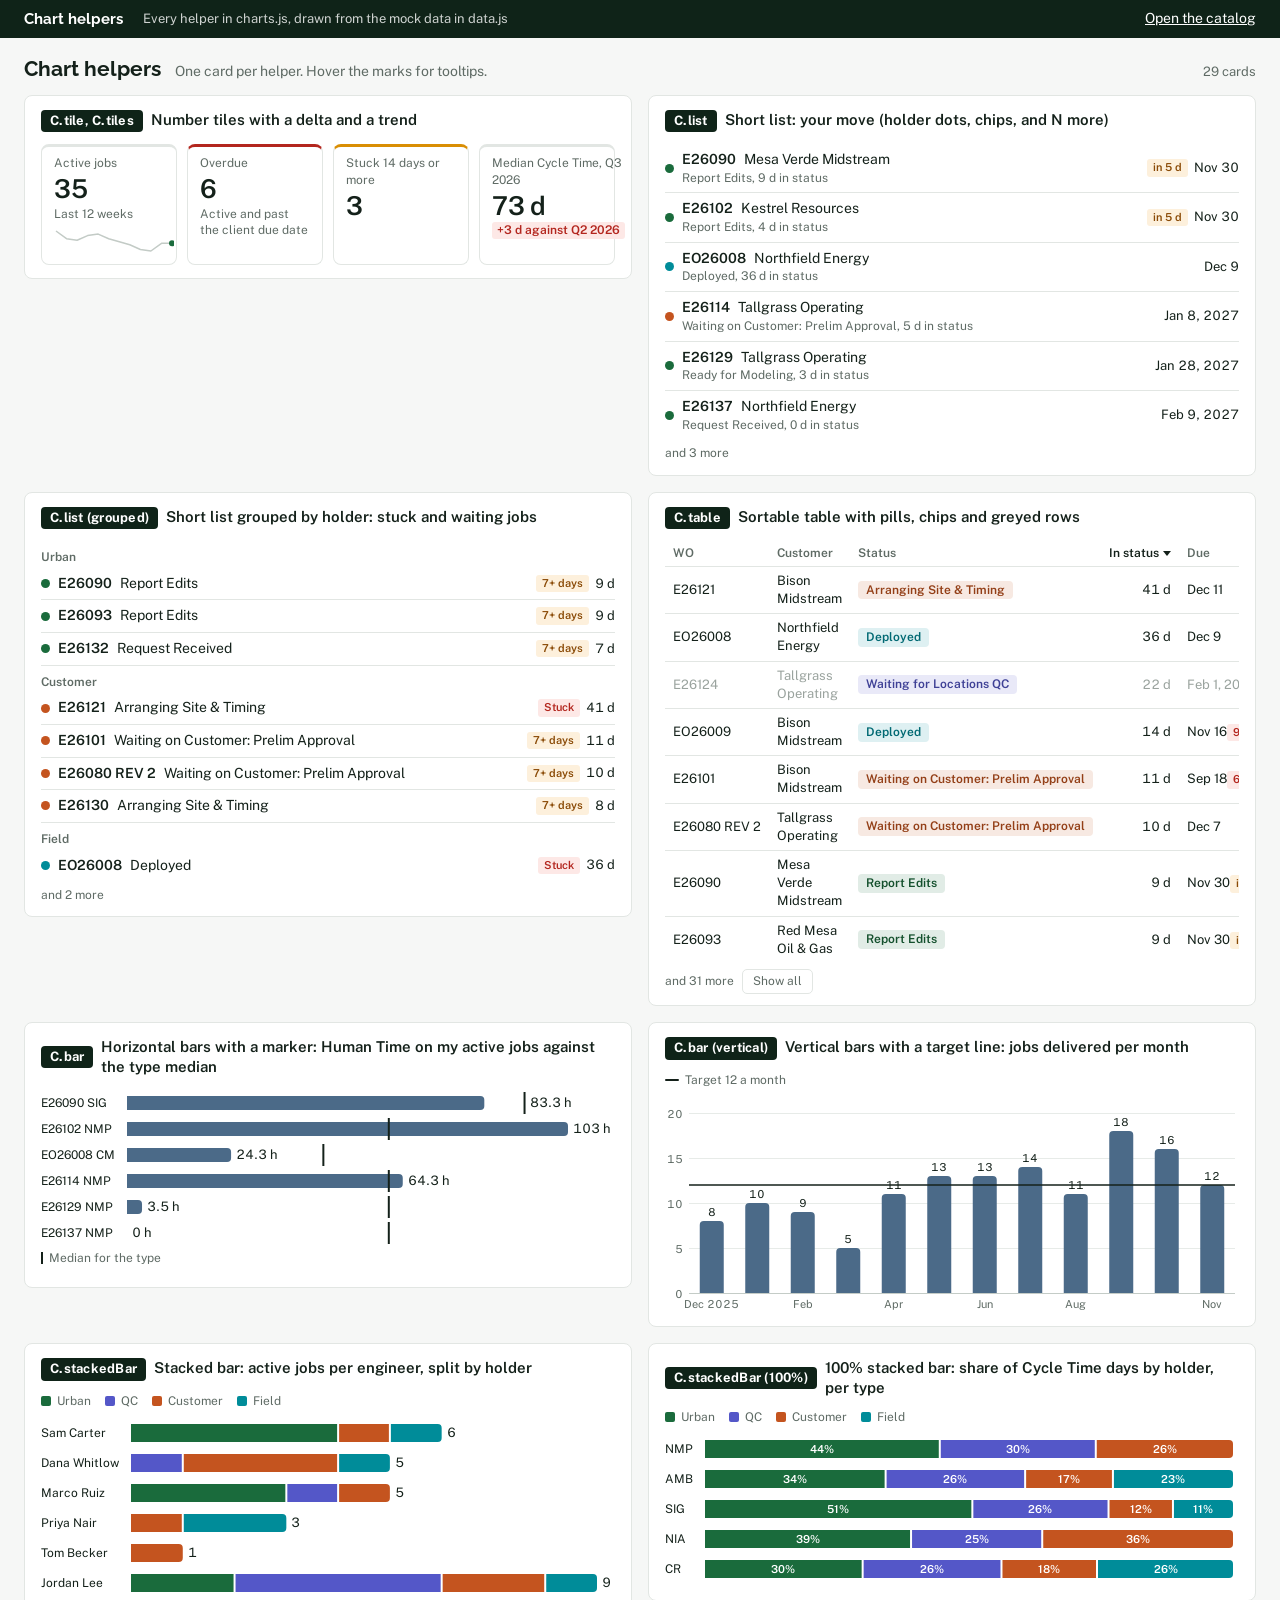
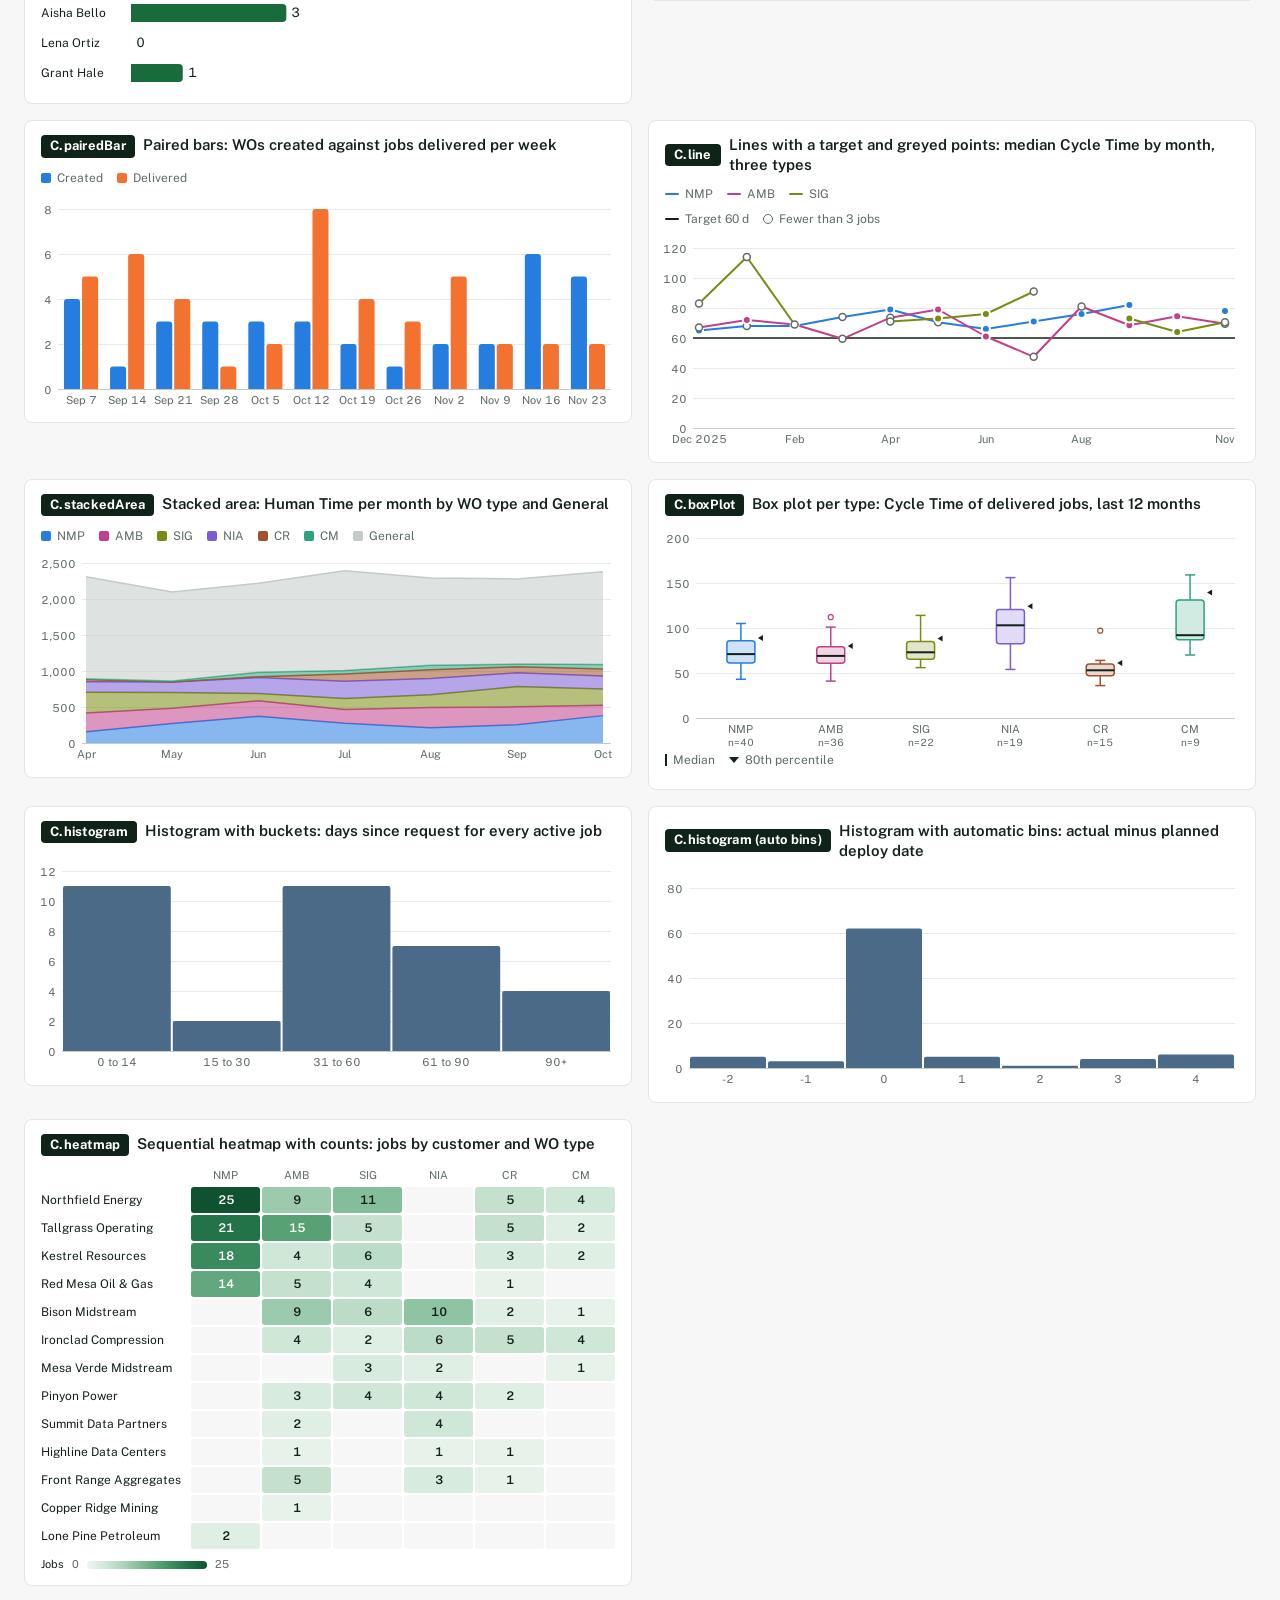
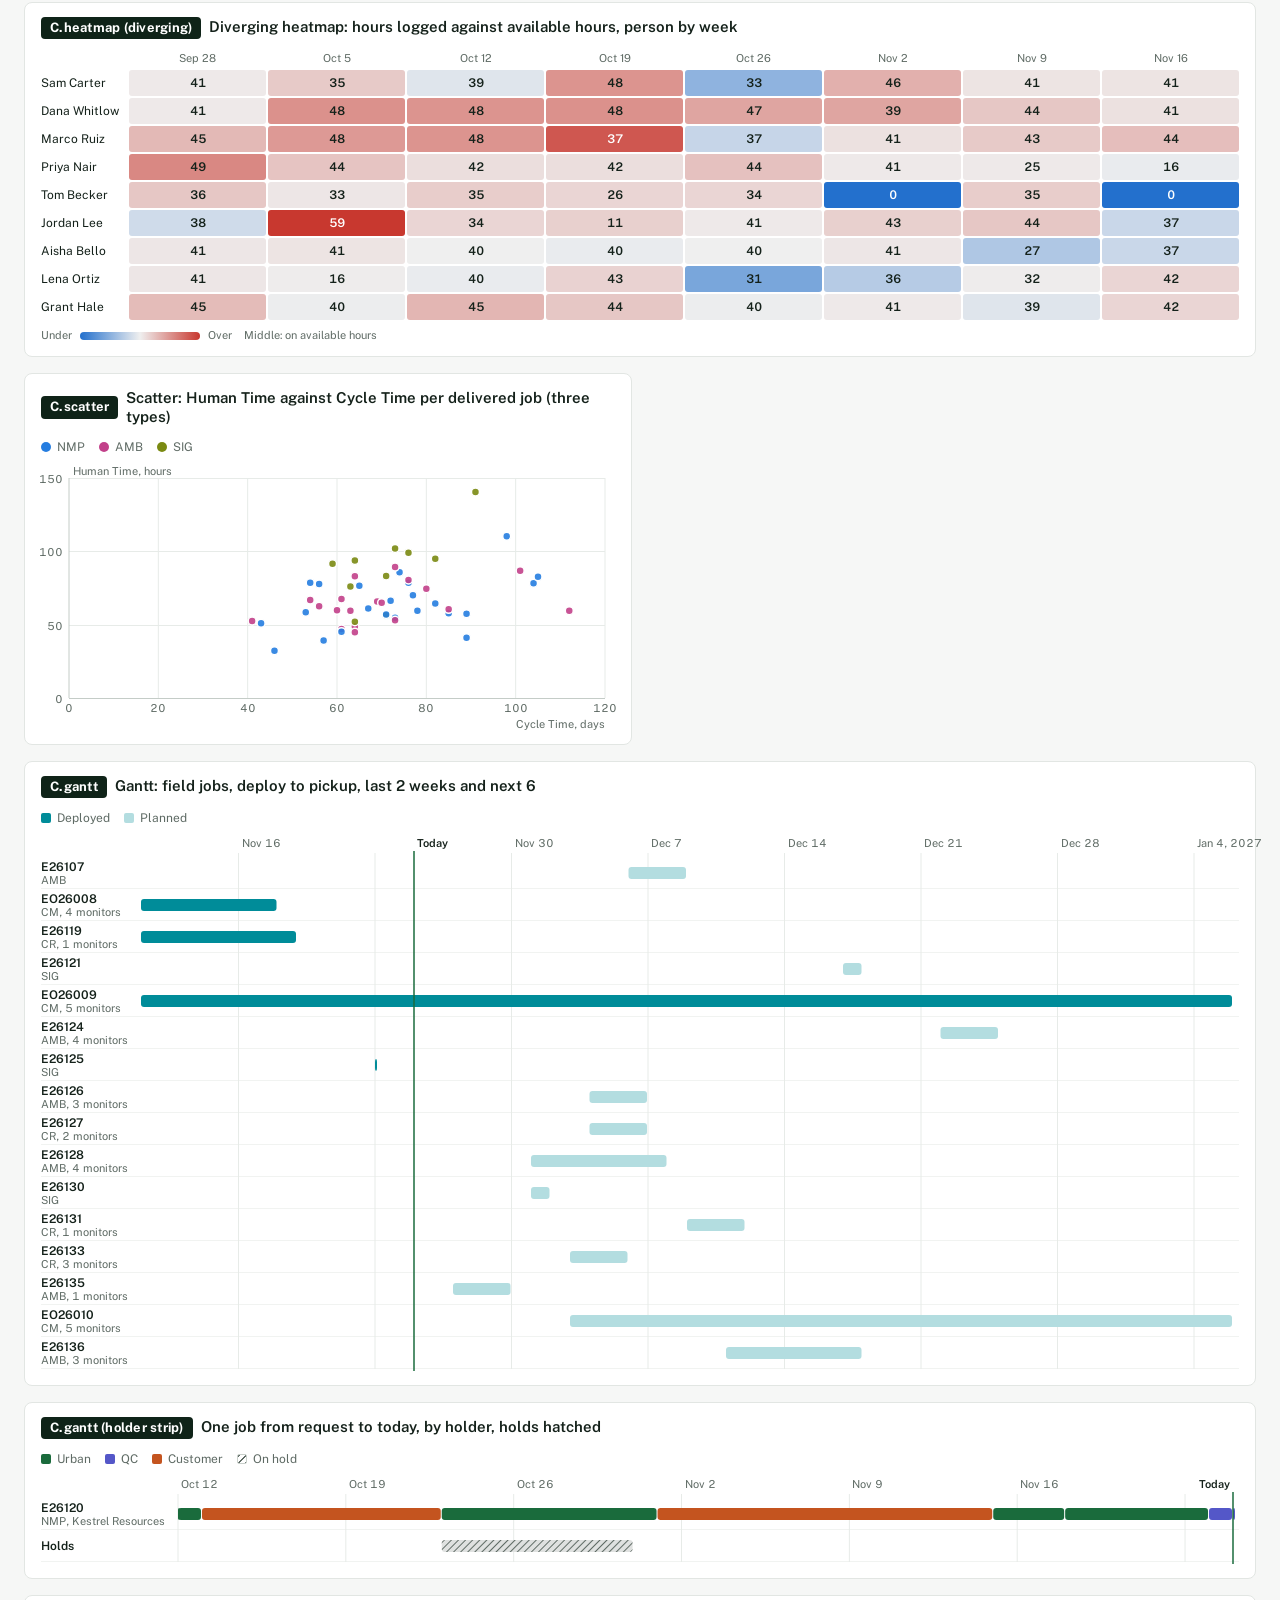
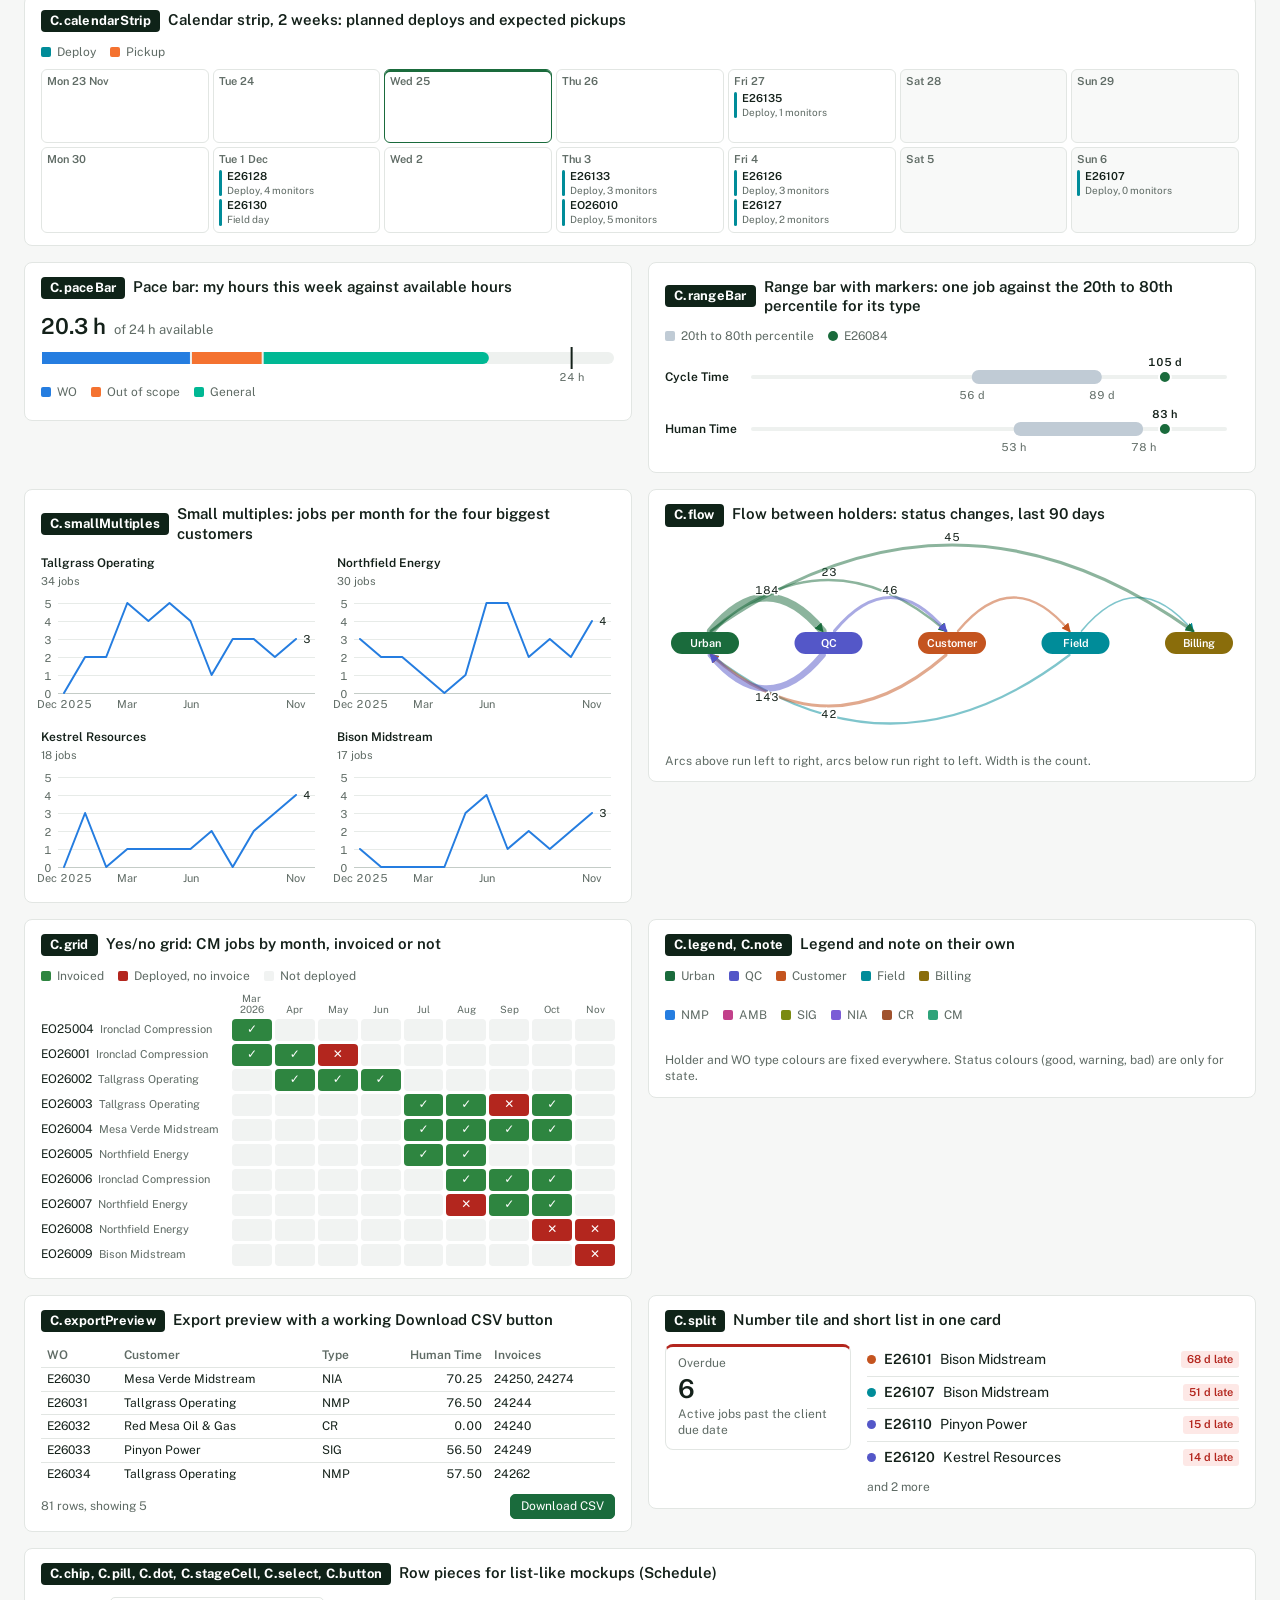
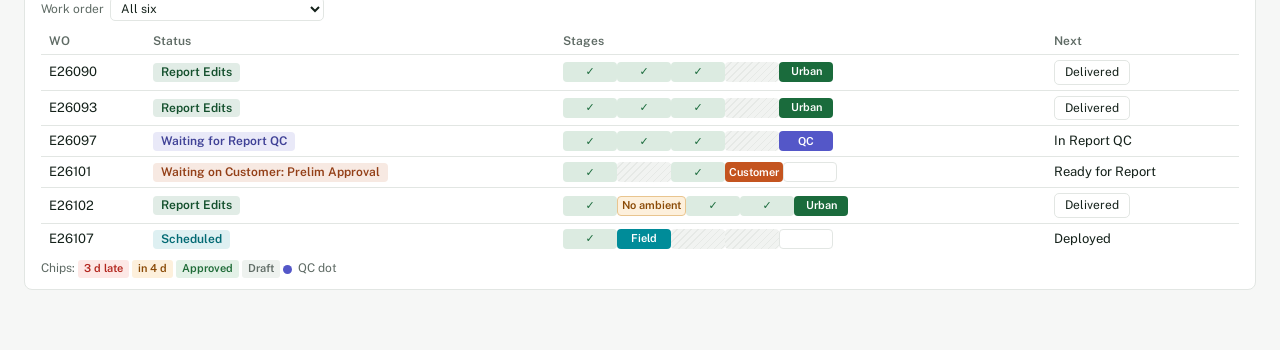
<file: dash/demo.html>
<!doctype html>
<html lang="en">
<head>
<meta charset="utf-8">
<meta name="viewport" content="width=device-width, initial-scale=1">
<title>Chart helpers</title>
<link rel="stylesheet" href="https://fonts.googleapis.com/css2?family=Public+Sans:wght@400;600&family=Raleway:wght@600;700&display=swap">
<link rel="stylesheet" href="dash.css">
</head>
<body>
<div class="bar" role="banner"><strong>Chart helpers</strong><span class="copied">Every helper in charts.js, drawn from the mock data in data.js</span><span class="spacer"></span><a href="index.html" style="color:#fff">Open the catalog</a></div>
<main>
  <div class="pagehead"><h1>Chart helpers</h1><p>One card per helper. Hover the marks for tooltips.</p><span id="count" class="count"></span></div>
  <div id="cards" class="cards"></div>
</main>
<script src="data.js"></script>
<script src="charts.js"></script>
<script>
(function () {
  'use strict';
  const box = document.getElementById('cards');
  const el = (tag, cls, text) => { const n = document.createElement(tag); if (cls) n.className = cls; if (text != null) n.textContent = text; return n; };
  let n = 0;
  function card(name, what, build, wide) {
    const c = el('article', 'card' + (wide ? ' wide' : '')), head = el('header');
    head.appendChild(el('span', 'cid', name)); head.appendChild(el('h2', null, what)); c.appendChild(head);
    const body = el('div', 'body'); c.appendChild(body); box.appendChild(c);
    try { const out = build(body); if (out) body.appendChild(out); } catch (e) { body.appendChild(C.note('Failed: ' + e.message, { tone: 'bad' })); console.error(name, e); }
    n++;
  }
  const T = D.today, ME = D.me, active = D.wos.filter(D.active), open = D.wos.filter(D.open);
  const delivered = D.wos.filter((w) => !w.rev && D.deliveredAt(w) && D.st(w).name !== 'Cancelled');
  const dueChip = (w) => { if (!w.due) return C.chip('No due date', 'warn'); const d = D.between(T, w.due); return d < 0 ? C.chip(-d + ' d late', 'bad') : d <= 7 ? C.chip(d ? 'in ' + d + ' d' : 'today', 'warn') : null; };

  card('C.tile, C.tiles', 'Number tiles with a delta and a trend', () => {
    const weeks = D.weeks(12), activeAt = weeks.map((wk) => D.wos.filter((w) => D.activeAt(w, wk.end > T ? T : wk.end)).length);
    const q = D.quarters(2, false), del = (p) => delivered.filter((w) => D.inRange(D.deliveredAt(w), p));
    const ctNow = D.median(del(q[1]).map(D.cycleTime)), ctPrev = D.median(del(q[0]).map(D.cycleTime));
    return C.tiles([
      { label: 'Active jobs', value: active.length, spark: activeAt, sub: 'Last 12 weeks' },
      { label: 'Overdue', value: D.wos.filter(D.overdue).length, status: 'bad', sub: 'Active and past the client due date' },
      { label: 'Stuck 14 days or more', value: D.wos.filter(D.stuck).length, status: 'warn' },
      { label: 'Median Cycle Time, ' + q[1].label, value: ctNow + ' d', delta: { text: (ctNow - ctPrev >= 0 ? '+' : '') + (ctNow - ctPrev) + ' d against ' + q[0].label, tone: ctNow > ctPrev ? 'bad' : 'good' } },
    ]);
  });

  card('C.list', 'Short list: your move (holder dots, chips, and N more)', () => C.list({
    max: 6,
    rows: D.wos.filter((w) => D.open(w) && (w.eng === ME || w.qc === ME)).sort((a, b) => (a.pri || 999) - (b.pri || 999)).map((w) => ({ title: D.label(w), text: w.cust, sub: D.st(w).name + ', ' + D.daysIn(w) + ' d in status', holder: D.st(w).holder, chips: [dueChip(w)].filter(Boolean), value: w.due ? D.fmt(w.due) : '' })),
  }));

  card('C.list (grouped)', 'Short list grouped by holder: stuck and waiting jobs', () => C.list({
    max: 8,
    rows: active.filter((w) => D.daysIn(w) >= 7).sort((a, b) => D.HOLDERS.indexOf(D.st(a).holder) - D.HOLDERS.indexOf(D.st(b).holder) || D.daysIn(b) - D.daysIn(a)).map((w) => ({ group: D.st(w).holder, title: D.label(w), text: D.st(w).name, holder: D.st(w).holder, value: D.daysIn(w) + ' d', chips: [C.chip(D.daysIn(w) >= 14 ? 'Stuck' : '7+ days', D.daysIn(w) >= 14 ? 'bad' : 'warn')] })),
  }));

  card('C.table', 'Sortable table with pills, chips and greyed rows', () => C.table({
    max: 8, sort: { key: 'days', dir: -1 },
    columns: [
      { key: 'id', label: 'WO', value: (w) => w.key, render: (w) => D.label(w) },
      { key: 'cust', label: 'Customer' },
      { key: 'status', label: 'Status', value: (w) => D.st(w).name, render: (w) => C.pill(D.st(w).name, D.st(w).holder) },
      { key: 'days', label: 'In status', num: true, value: (w) => D.daysIn(w), fmt: (v) => v + ' d' },
      { key: 'due', label: 'Due', value: (w) => w.due, render: (w) => [w.due ? D.fmt(w.due) : '', dueChip(w)].filter(Boolean) },
    ],
    rows: open.filter((w) => D.st(w).stage !== 'D'), grey: (w) => !!D.holdNow(w),
  }));

  card('C.bar', 'Horizontal bars with a marker: Human Time on my active jobs against the type median', () => {
    const med = {}; D.types.forEach((t) => (med[t] = D.median(delivered.filter((w) => w.type === t && D.hasHT(w)).map(D.humanTime))));
    return C.bar({ unit: ' h', markerLabel: 'Median for the type', seriesName: 'logged so far', data: D.wos.filter((w) => D.active(w) && w.eng === ME).map((w) => ({ label: D.label(w) + ' ' + w.type, value: D.humanTime(w), marker: med[w.type] })) });
  });

  card('C.bar (vertical)', 'Vertical bars with a target line: jobs delivered per month', () => {
    const ms = D.months(12);
    return C.bar({ horizontal: false, target: { value: 12, label: 'Target 12 a month' }, seriesName: 'jobs delivered', data: ms.map((m) => ({ label: m.label, value: delivered.filter((w) => D.inRange(D.deliveredAt(w), m)).length })) });
  });

  card('C.stackedBar', 'Stacked bar: active jobs per engineer, split by holder', () => {
    const engs = D.engineers.concat(D.reviewers);
    return C.stackedBar({ horizontal: true, categories: engs, series: D.HOLDERS.slice(0, 4).map((hd) => ({ name: hd, values: engs.map((e) => active.filter((w) => w.eng === e && D.st(w).holder === hd).length) })) });
  });

  card('C.stackedBar (100%)', '100% stacked bar: share of Cycle Time days by holder, per type', () => {
    const types = D.types.filter((t) => t !== 'CM');
    const sums = types.map((t) => { const o = { Urban: 0, QC: 0, Customer: 0, Field: 0 }; delivered.filter((w) => w.type === t).forEach((w) => { const hd = D.holderDays(w); for (const k in o) o[k] += hd[k]; }); return o; });
    return C.stackedBar({ horizontal: true, percent: true, inside: true, unit: ' d', categories: types, series: ['Urban', 'QC', 'Customer', 'Field'].map((hd) => ({ name: hd, values: sums.map((x) => x[hd]) })) });
  });

  card('C.pairedBar', 'Paired bars: WOs created against jobs delivered per week', () => {
    const wk = D.weeks(12);
    return C.pairedBar({ categories: wk.map((w) => w.label), series: [{ name: 'Created', color: C.colors.cat[0], values: wk.map((p) => D.wos.filter((w) => !w.rev && D.inRange(w.created, p)).length) }, { name: 'Delivered', color: C.colors.cat[1], values: wk.map((p) => delivered.filter((w) => D.inRange(D.deliveredAt(w), p)).length) }] });
  });

  card('C.line', 'Lines with a target and greyed points: median Cycle Time by month, three types', () => {
    const ms = D.months(12), types = ['NMP', 'AMB', 'SIG'];
    const jobs = (t, m) => delivered.filter((w) => w.type === t && D.inRange(D.deliveredAt(w), m));
    return C.line({ x: ms.map((m) => m.label), unit: ' d', target: { value: 60, label: 'Target 60 d' }, greyLabel: 'Fewer than 3 jobs', series: types.map((t) => ({ name: t, values: ms.map((m) => D.median(jobs(t, m).map(D.cycleTime))), grey: ms.map((m) => jobs(t, m).length < 3) })) });
  });

  card('C.stackedArea', 'Stacked area: Human Time per month by WO type and General', () => {
    const ms = D.months(8, false).filter((m) => m.start >= D.entriesStart), ht = D.entries.filter(D.isHT);
    const typeOf = (e) => (e.wo ? D.byKey(e.wo).type : 'General');
    const by = D.groupBy(ht, (e) => D.monthKey(e.date) + '|' + typeOf(e));
    const val = (m, k) => D.sum((by[m.key + '|' + k] || []).map((e) => e.hours));
    return C.stackedArea({ x: ms.map((m) => m.label), unit: ' h', series: D.types.map((t) => ({ name: t, values: ms.map((m) => val(m, t)) })).concat([{ name: 'General', color: C.colors.other, values: ms.map((m) => val(m, 'General')) }]) });
  });

  card('C.boxPlot', 'Box plot per type: Cycle Time of delivered jobs, last 12 months', () => C.boxPlot({ unit: ' d', p80: true, groups: D.types.map((t) => ({ label: t, values: delivered.filter((w) => w.type === t && D.deliveredAt(w) >= D.addDays(T, -365)).map(D.cycleTime) })) }));

  card('C.histogram', 'Histogram with buckets: days since request for every active job', () => C.histogram({ buckets: [[0, 14], [15, 30], [31, 60], [61, 90], [91, Infinity]], labels: ['0 to 14', '15 to 30', '31 to 60', '61 to 90', '90+'], values: active.map((w) => D.between(w.created, T)), seriesName: 'active jobs', xLabel: 'Days since request' }));

  card('C.histogram (auto bins)', 'Histogram with automatic bins: actual minus planned deploy date', () => C.histogram({ binWidth: 1, values: D.wos.filter((w) => w.deploy && w.planned && w.type !== 'SIG').map((w) => D.between(w.planned, w.deploy)), seriesName: 'jobs', xLabel: 'Days late (negative is early)' }));

  card('C.heatmap', 'Sequential heatmap with counts: jobs by customer and WO type', () => {
    const custs = D.customers.map((c) => c.name);
    const vals = custs.map((c) => D.types.map((t) => D.wos.filter((w) => !w.rev && w.cust === c && w.type === t).length || null));
    return C.heatmap({ rows: custs, cols: D.types, values: vals, fmt: (v) => String(v), scaleLabel: 'Jobs', valueLabel: 'jobs' });
  }, false);

  card('C.heatmap (diverging)', 'Diverging heatmap: hours logged against available hours, person by week', () => {
    const wk = D.weeks(8, false), ppl = D.engineers.concat(D.reviewers);
    const hrs = ppl.map((p) => wk.map((w) => D.sum(D.entries.filter((e) => e.person === p && D.isHT(e) && D.inRange(e.date, w)).map((e) => e.hours))));
    const avail = ppl.map((p) => wk.map((w) => D.available(p, w.start)));
    return C.heatmap({ rows: ppl, cols: wk.map((w) => w.label), values: hrs, colorValues: hrs.map((r, i) => r.map((v, j) => v - avail[i][j])), scale: 'div', mid: 0, domain: [-16, 16], fmt: (v) => D.num(v, 0), colorFmt: (v) => (v > 0 ? '+' : '') + D.num(v, 0) + ' h', colorLabel: 'against available', lowLabel: 'Under', highLabel: 'Over', midLabel: 'on available hours', valueLabel: 'hours' });
  }, true);

  card('C.scatter', 'Scatter: Human Time against Cycle Time per delivered job (three types)', () => {
    const types = ['NMP', 'AMB', 'SIG'];
    return C.scatter({ series: types.map((t) => ({ name: t, color: C.colors.type[t] })), xName: 'Cycle Time', yName: 'Human Time', xUnit: ' d', yUnit: ' h', xLabel: 'Cycle Time, days', yLabel: 'Human Time, hours', points: delivered.filter((w) => D.hasHT(w) && types.includes(w.type)).map((w) => ({ x: D.cycleTime(w), y: D.humanTime(w), series: w.type, label: D.label(w) + ', ' + w.cust })) });
  });

  card('C.gantt', 'Gantt: field jobs, deploy to pickup, last 2 weeks and next 6', () => {
    const start = D.addDays(T, -14), end = D.addDays(T, 42);
    const jobs = D.wos.filter((w) => ['AMB', 'CM', 'CR', 'SIG'].includes(w.type) && D.open(w) && (w.deploy || w.planned)).filter((w) => { const s = w.deploy || w.planned, e = w.pickup || D.addDays(s, w.studyLen || 1); return e >= start && s <= end; });
    return C.gantt({ start, end, today: T, rows: jobs.map((w) => { const s = w.deploy || w.planned, e = w.pickup || D.addDays(s, w.studyLen || 1); return { label: D.label(w), sub: w.type + (w.monitors ? ', ' + w.monitors + ' monitors' : ''), bars: [{ start: s, end: e, holder: 'Field', light: !w.deploy, tip: w.deploy ? 'Deployed' : 'Planned' }] }; }), legend: [{ label: 'Deployed', color: C.colors.holder.Field }, { label: 'Planned', color: C.colors.mix(C.colors.holder.Field, '#ffffff', 0.7) }] });
  }, true);

  card('C.gantt (holder strip)', 'One job from request to today, by holder, holds hatched', () => {
    const w = D.wos.filter((x) => x.holds.length && x.history.length > 6).pop();
    const bars = D.visits(w).filter((v) => v.holder !== 'None').map((v) => ({ start: v.start, end: v.end || T, holder: v.holder, label: v.name }));
    w.holds.forEach((hd) => bars.push({ start: hd.start, end: hd.end || T, holder: 'Urban', color: C.colors.mute, hatch: true, label: 'On hold: ' + hd.reason }));
    return C.gantt({ today: T, rows: [{ label: D.label(w), sub: w.type + ', ' + w.cust, bars: bars.filter((b) => !b.hatch) }, { label: 'Holds', bars: bars.filter((b) => b.hatch) }], start: w.created, end: D.deliveredAt(w) || T });
  }, true);

  card('C.calendarStrip', 'Calendar strip, 2 weeks: planned deploys and expected pickups', () => {
    const items = [];
    D.wos.filter((w) => D.open(w)).forEach((w) => {
      if (w.planned && !w.deploy) items.push({ date: w.planned, label: D.label(w), sub: w.type === 'SIG' ? 'Field day' : 'Deploy, ' + (w.monitors || 0) + ' monitors', holder: 'Field', legend: 'Deploy' });
      if (w.deploy && !w.pickup && w.studyLen) items.push({ date: D.addDays(w.deploy, w.studyLen), label: D.label(w), sub: 'Pickup, ' + (w.monitors || 0) + ' monitors', color: C.colors.cat[1], legend: 'Pickup' });
    });
    return C.calendarStrip({ start: D.weekStart(T), days: 14, today: T, items });
  }, true);

  card('C.paceBar', 'Pace bar: my hours this week against available hours', () => {
    const ws = D.weekStart(T), mine = D.entries.filter((e) => e.person === ME && e.date >= ws);
    const sum = (f) => D.sum(mine.filter(f).map((e) => e.hours));
    return C.paceBar({ unit: ' h', target: D.available(ME, ws), targetLabel: 'available', segments: [{ name: 'WO', value: sum((e) => e.wo && !e.oos), color: C.colors.split.WO }, { name: 'Out of scope', value: sum((e) => e.oos), color: C.colors.split['Out of scope'] }, { name: 'General', value: sum((e) => !e.wo), color: C.colors.split.General }] });
  });

  card('C.rangeBar', 'Range bar with markers: one job against the 20th to 80th percentile for its type', () => {
    const w = delivered.filter((x) => x.type === 'NMP' && D.hasHT(x)).sort((a, b) => D.holderDays(b).Customer - D.holderDays(a).Customer)[0], peers = delivered.filter((x) => x.type === w.type);
    const ht = peers.filter(D.hasHT).map(D.humanTime), ct = peers.map(D.cycleTime);
    return C.rangeBar({ rows: [{ label: 'Cycle Time', unit: ' d', low: D.pct(ct, 20), high: D.pct(ct, 80), markers: [{ label: D.label(w), value: D.cycleTime(w), color: C.colors.focus }] }, { label: 'Human Time', unit: ' h', low: D.pct(ht, 20), high: D.pct(ht, 80), markers: [{ label: D.label(w), value: D.humanTime(w), color: C.colors.focus }] }] });
  });

  card('C.smallMultiples', 'Small multiples: jobs per month for the four biggest customers', () => {
    const ms = D.months(12), counts = D.countBy(D.wos.filter((w) => !w.rev && w.created >= ms[0].start), (w) => w.cust);
    const top = Object.keys(counts).sort((a, b) => counts[b] - counts[a]).slice(0, 4);
    const series = top.map((c) => ms.map((m) => D.wos.filter((w) => !w.rev && w.cust === c && D.inRange(w.created, m)).length)), yMax = Math.max(...series.flat());
    return C.smallMultiples({ min: 200, items: top.map((c, i) => ({ title: c, sub: counts[c] + ' jobs', chart: C.line({ x: ms.map((m) => m.label), series: [{ name: c, values: series[i] }], yMax, height: 90, points: false }) })) });
  });

  card('C.flow', 'Flow between holders: status changes, last 90 days', () => {
    const since = D.addDays(T, -90), links = {};
    D.wos.forEach((w) => w.history.forEach((h, k) => { if (!k || h.date < since) return; const a = D.WF[w.type][w.history[k - 1].si].holder, b = D.WF[w.type][h.si].holder; if (a === b || a === 'None' || b === 'None') return; links[a + '|' + b] = (links[a + '|' + b] || 0) + 1; }));
    return C.flow({ nodes: D.HOLDERS, links: Object.entries(links).map(([k, v]) => ({ from: k.split('|')[0], to: k.split('|')[1], value: v })) });
  }, false);

  card('C.grid', 'Yes/no grid: CM jobs by month, invoiced or not', () => {
    const ms = D.months(9), cms = D.wos.filter((w) => w.type === 'CM' && w.deploy && (w.pickup || T) >= ms[0].start);
    return C.grid({ rows: cms.map((w) => ({ label: D.label(w), sub: w.cust })), cols: ms.map((m) => m.label), states: { yes: { label: 'Invoiced', color: C.colors.status.good, glyph: '✓' }, no: { label: 'Deployed, no invoice', color: C.colors.status.bad, glyph: '✕' } }, blankLabel: 'Not deployed',
      cell: (ri, ci) => { const w = cms[ri], m = ms[ci], dep = w.deploy <= m.end && (w.pickup || T) >= m.start; if (!dep) return null; const inv = w.invoices.some((x) => x.date > m.end && x.date <= D.addDays(m.end, 31)); return { state: inv ? 'yes' : 'no', tip: inv ? 'Invoice ' + w.invoices.find((x) => x.date > m.end).no : 'No invoice for this month' }; } });
  });

  card('C.legend, C.note', 'Legend and note on their own', () => C.split([C.legend(D.HOLDERS.map((hd) => ({ label: hd, color: C.colors.holder[hd] }))), C.legend(D.types.map((t) => ({ label: t, color: C.colors.type[t] }))), C.note('Holder and WO type colours are fixed everywhere. Status colours (good, warning, bad) are only for state.')], { dir: 'col' }));

  card('C.exportPreview', 'Export preview with a working Download CSV button', () => C.exportPreview({ filename: 'wo-human-time.csv', max: 5,
    columns: [{ key: 'key', label: 'WO' }, { key: 'cust', label: 'Customer' }, { key: 'type', label: 'Type' }, { key: 'ht', label: 'Human Time', num: true, value: (w) => D.humanTime(w), fmt: (v) => D.num(v, 2) }, { key: 'inv', label: 'Invoices', value: (w) => w.invoices.map((x) => x.no).join(', ') }],
    rows: delivered.filter(D.hasHT) }));

  card('C.split', 'Number tile and short list in one card', () => {
    const late = D.wos.filter(D.overdue).sort((a, b) => a.due - b.due);
    return C.split([C.tile({ label: 'Overdue', value: late.length, status: 'bad', sub: 'Active jobs past the client due date' }), C.list({ max: 4, rows: late.map((w) => ({ title: D.label(w), text: w.cust, holder: D.st(w).holder, chips: [C.chip(D.between(w.due, T) + ' d late', 'bad')] })) })], { widths: [1, 2] });
  });

  card('C.chip, C.pill, C.dot, C.stageCell, C.select, C.button', 'Row pieces for list-like mockups (Schedule)', (body) => {
    const rows = active.slice(0, 6); let cur = 'all';
    const holder = el('div');
    const drawRows = () => holder.replaceChildren(C.table({ sortable: false, columns: [
      { key: 'wo', label: 'WO', render: (w) => D.label(w) },
      { key: 'st', label: 'Status', render: (w) => C.pill(D.st(w).name, D.st(w).holder) },
      { key: 'stg', label: 'Stages', render: (w) => D.STAGES.map(([c]) => C.stageCell(D.stage(w, c))) },
      { key: 'nx', label: 'Next', render: (w) => (D.yourMove(w, w.eng) && D.WF[w.type][w.si + 1] ? C.button(D.WF[w.type][w.si + 1].name) : D.WF[w.type][w.si + 1] ? D.WF[w.type][w.si + 1].name : '') },
    ], rows: rows.filter((w) => w.key === cur || cur === 'all'), highlight: (w) => w.key === cur }));
    body.appendChild(C.select({ label: 'Work order', value: cur, options: [{ value: 'all', label: 'All six' }].concat(rows.map((w) => ({ value: w.key, label: D.label(w) + ', ' + w.cust }))), onChange: (v) => { cur = v; drawRows(); } }));
    body.appendChild(holder); drawRows();
    body.appendChild(el('p', 'c-note', 'Chips: ')).append(C.chip('3 d late', 'bad'), ' ', C.chip('in 4 d', 'warn'), ' ', C.chip('Approved', 'good'), ' ', C.chip('Draft', 'mute'), ' ', C.dot('QC'), 'QC dot');
  }, true);

  document.getElementById('count').textContent = n + ' cards';
})();
</script>
</body>
</html>
</file>
<file: dash/dash.css>
/* Dashboard catalog: gallery chrome and chart helper styles. Light mode only. */
:root {
  --font: "Public Sans", "Segoe UI", system-ui, sans-serif; --head: "Raleway", "Segoe UI", system-ui, sans-serif;
  --bg: #f6f7f6; --panel: #fff; --ink: #14211a; --mute: #5f6b65; --line: #e2e6e3; --hover: #eef2ef;
  --accent: #1a6b3c; --bar: #0f2318; --grid: #e7ebe8; --late: #b3261e;
}
* { box-sizing: border-box; }
html, body { margin: 0; }
body { background: var(--bg); color: var(--ink); font: 14px/1.4 var(--font); -webkit-font-smoothing: antialiased; }
button, input, select { font: inherit; color: inherit; }
h1, h2, h3, p, ul, dl, dd { margin: 0; padding: 0; }
ul { list-style: none; }
:focus-visible { outline: 2px solid var(--accent); outline-offset: 2px; }

/* ---------- top bar ---------- */
.bar { position: sticky; top: 0; z-index: 10; background: var(--bar); color: #fff; display: flex; flex-wrap: wrap; align-items: center; gap: 8px 14px; padding: 9px 24px; }
.bar strong { font: 700 15px var(--head); margin-right: 6px; white-space: nowrap; }
.bar select, .bar input[type=search] { background: rgba(255,255,255,.08); border: 1px solid rgba(255,255,255,.22); border-radius: 6px; color: #fff; padding: 5px 8px; min-height: 32px; }
.bar select option { color: var(--ink); background: #fff; }
.bar input[type=search] { width: 200px; } .bar input::placeholder { color: rgba(255,255,255,.6); }
.bar .pagepick { min-width: 230px; }
.bar button { background: none; border: 1px solid rgba(255,255,255,.3); border-radius: 6px; color: #fff; padding: 5px 11px; min-height: 32px; cursor: pointer; white-space: nowrap; }
.bar button:hover { border-color: #fff; }
.bar button[aria-pressed="true"] { background: #fff; color: var(--bar); border-color: #fff; font-weight: 600; }
.bar .spacer { flex: 1; }
.bar .copied { color: rgba(255,255,255,.8); font-size: 13px; min-width: 0; }
.bar :focus-visible { outline-color: #fff; }

main { padding: 18px 24px 60px; max-width: 1880px; margin: 0 auto; }
.pagehead { display: flex; flex-wrap: wrap; align-items: baseline; gap: 4px 14px; margin-bottom: 14px; }
.pagehead h1 { font: 700 21px var(--head); }
.pagehead p { color: var(--mute); }
.pagehead .count { margin-left: auto; color: var(--mute); font-size: 13px; }
#selftest { display: none; white-space: pre-wrap; background: var(--panel); border: 1px solid var(--line); border-radius: 8px; padding: 12px; margin-bottom: 14px; font: 12px/1.4 ui-monospace, Consolas, monospace; }
body[data-mode="selftest"] #selftest { display: block; }

/* ---------- card grid ---------- */
.cards { display: grid; grid-template-columns: repeat(auto-fill, minmax(440px, 1fr)); gap: 16px; align-items: start; }
.card { background: var(--panel); border: 1px solid var(--line); border-radius: 8px; padding: 14px 16px 10px; min-width: 0; display: flex; flex-direction: column; gap: 8px; }
.card.wide { grid-column: 1 / -1; }
.card.cut { opacity: .55; }
.card.picked { border-color: var(--accent); box-shadow: inset 3px 0 0 var(--accent); }
.card header { display: flex; align-items: baseline; gap: 8px; }
.card .cid { background: #0f2318; color: #fff; font-size: 13px; font-weight: 700; white-space: nowrap; padding: 2px 9px; border-radius: 4px; letter-spacing: .02em; align-self: center; }
.card textarea.note { width: 100%; border: 1px solid var(--line); border-radius: 6px; padding: 5px 8px; font: inherit; font-size: 13px; color: var(--ink); background: var(--bg, #f6f7f6); resize: none; overflow: hidden; min-height: 30px; }
.card textarea.note:focus { background: #fff; outline: 2px solid var(--accent); outline-offset: 0; }
.card.noted textarea.note { background: #fff8dc; border-color: #e3cf7a; }
.card h2 { font-size: 15px; font-weight: 600; line-height: 1.3; }
.card .pg { color: var(--mute); font-size: 12px; margin-left: auto; white-space: nowrap; }
.card .lab { font-size: 11px; font-weight: 600; border-radius: 3px; padding: 1px 6px; background: var(--hover); color: var(--mute); white-space: nowrap; }
.card .lab.cutlab { background: #fde8e6; color: var(--late); }
.card .q { color: var(--mute); font-size: 13px; }
.card .body { min-width: 0; container-type: inline-size; padding: 4px 0 2px; }
.card .body.missing { display: grid; place-items: center; min-height: 150px; border: 1px dashed var(--line); border-radius: 6px; color: var(--mute); font-size: 13px; text-align: center; padding: 12px; }
.card footer { display: flex; align-items: center; gap: 12px; border-top: 1px solid var(--line); padding-top: 8px; font-size: 13px; color: var(--mute); }
.card footer .dec { flex: 1; } .card footer .dec span { color: var(--ink); font-weight: 600; }
.card .pick { display: inline-flex; align-items: center; gap: 6px; color: var(--ink); cursor: pointer; white-space: nowrap; font-weight: 600; }
.card .pick input { width: 16px; height: 16px; accent-color: var(--accent); margin: 0; }
.card details { font-size: 13px; color: var(--mute); }
.card summary { cursor: pointer; width: max-content; color: var(--accent); }
.card dl { display: grid; grid-template-columns: max-content 1fr; gap: 4px 12px; padding: 8px 0 4px; }
.card dt { color: var(--mute); } .card dd { color: var(--ink); }
.nomatch { color: var(--mute); padding: 40px; text-align: center; }

/* ---------- chart helpers ---------- */
.c-chart { width: 100%; min-width: 0; }
.c-svg { display: block; overflow: visible; font-family: var(--font); }
.c-svg text { font-family: var(--font); }
.c-tick { font-size: 11px; fill: var(--mute); font-variant-numeric: tabular-nums; }
.c-tick.small { font-size: 10px; } .c-tick.strong { fill: var(--ink); font-weight: 600; }
.c-lab { font-size: 12px; fill: var(--ink); } .c-lab.strong { font-weight: 600; }
.c-val { font-size: 12px; fill: var(--ink); font-variant-numeric: tabular-nums; } .c-val.small { font-size: 11px; } .c-val.strong { font-weight: 600; }
.c-val.halo { paint-order: stroke; stroke: #fff; stroke-width: 3px; }
.c-in { font-size: 11px; font-weight: 600; }
.c-mark { transition: opacity .1s; } .c-hit:hover ~ .c-mark, .c-mark:hover { opacity: .82; }
g:hover > .c-mark { opacity: .82; }
.c-empty { color: var(--mute); font-size: 13px; padding: 24px 8px; text-align: center; }
.c-note { color: var(--mute); font-size: 12px; margin-top: 6px; } .c-note.bad { color: var(--late); font-weight: 600; }
.c-axis-x { color: var(--mute); font-size: 11px; text-align: right; margin-top: 2px; }

.c-legend { display: flex; flex-wrap: wrap; gap: 4px 14px; font-size: 12px; color: var(--mute); margin: 0 0 8px; }
.c-legend.right { justify-content: flex-end; }
.c-leg { display: inline-flex; align-items: center; gap: 6px; }
.c-sw { display: inline-block; width: 10px; height: 10px; border-radius: 2px; flex: none; }
.c-sw.line { width: 14px; height: 2px; border-radius: 1px; }
.c-sw.dot { border-radius: 50%; }
.c-sw.tick, .c-sw.target { width: 2px; height: 12px; border-radius: 0; border-left: 2px solid; background: none !important; }
.c-sw.tri { width: 0; height: 0; border-radius: 0; background: none !important; border-left: 5px solid transparent; border-right: 5px solid transparent; border-top: 6px solid var(--ink); }
.c-sw.ring { border-radius: 50%; border: 1.5px solid; background: #fff !important; }
.c-sw.hatch { border: 1px solid #c9d0cb; }
.c-sw.grey { background: #f1f3f2; border: 1px solid #dde2df; }

.c-tip { position: fixed; z-index: 100; display: none; pointer-events: none; background: #fff; color: var(--ink); border: 1px solid var(--line); border-radius: 6px; padding: 7px 10px; font-size: 12px; max-width: 300px; }
.c-tip-t { color: var(--mute); margin-bottom: 3px; }
.c-tip-r { display: flex; align-items: center; gap: 7px; white-space: nowrap; }
.c-tip-r b { font-weight: 600; font-variant-numeric: tabular-nums; } .c-tip-r span { color: var(--mute); }
.c-key { display: inline-block; width: 12px; height: 2px; border-radius: 1px; flex: none; } .c-key.rect { height: 8px; width: 8px; border-radius: 2px; } .c-key.none { background: none; }
.c-tip-n { color: var(--mute); margin-top: 4px; white-space: normal; }

/* tiles */
.c-tiles { display: grid; grid-template-columns: repeat(auto-fit, minmax(var(--min, 130px), 1fr)); gap: 10px; }
.c-tile { border: 1px solid var(--line); border-top: 3px solid var(--c, var(--line)); border-radius: 8px; padding: 8px 12px 10px; display: grid; gap: 2px; align-content: start; min-width: 0; background: #fff; }
.c-tile.st-good { --c: #2e8540; } .c-tile.st-warn { --c: #d98e04; } .c-tile.st-bad { --c: #b3261e; }
.c-tile-l { color: var(--mute); font-size: 12px; }
.c-tile-v { font: 600 26px/1.15 var(--font); letter-spacing: -.01em; }
.c-tile.small .c-tile-v { font-size: 20px; }
.c-tile-s { color: var(--mute); font-size: 12px; }
.c-delta { font-size: 12px; font-weight: 600; width: max-content; border-radius: 3px; padding: 0 5px; }
.c-delta.good { background: #e3f1e7; color: #1e6b37; } .c-delta.bad { background: #fde8e6; color: #b3261e; } .c-delta.neutral { background: var(--hover); color: var(--mute); }
.c-spark { margin-top: 4px; }

/* chips, dots, pills, stage cells */
.c-chip { display: inline-block; font-size: 11px; font-weight: 600; border-radius: 3px; padding: 1px 6px; white-space: nowrap; }
.c-chip.bad { background: #fde8e6; color: #b3261e; } .c-chip.warn { background: #fdf0dc; color: #8a4a06; } .c-chip.good { background: #e3f1e7; color: #1e6b37; } .c-chip.mute { background: var(--hover); color: var(--mute); } .c-chip.info { background: #e8eefb; color: #2a4f9a; }
.c-dot { display: inline-block; width: 9px; height: 9px; border-radius: 50%; flex: none; vertical-align: middle; margin-right: 6px; } .c-dot.none { background: none; }
.c-pill { display: inline-block; padding: 1px 8px; border-radius: 4px; font-weight: 600; font-size: 12px; white-space: nowrap; }
.c-sc { display: inline-grid; place-items: center; min-width: 54px; height: 20px; border-radius: 4px; font-size: 11px; font-weight: 600; padding: 0 4px; vertical-align: middle; }
.c-sc.done { background: #dcebe1; color: #1a6b3c; } .c-sc.now { color: #fff; } .c-sc.todo { border: 1px solid var(--line); }
.c-sc.na { background: repeating-linear-gradient(135deg, #f1f3f1 0 4px, #e6e9e6 4px 5px); } .c-sc.warn { background: #fdf0dc; color: #8a4a06; border: 1px solid #e9c58f; }
.c-select { display: inline-flex; align-items: center; gap: 6px; font-size: 12px; color: var(--mute); margin-bottom: 8px; }
.c-select select { border: 1px solid var(--line); border-radius: 5px; padding: 3px 6px; background: #fff; color: var(--ink); max-width: 260px; }
.c-btn { border: 1px solid var(--line); background: #fff; border-radius: 5px; padding: 3px 10px; font-size: 12px; cursor: pointer; white-space: nowrap; }
.c-btn:hover { border-color: var(--accent); color: var(--accent); }
.c-btn.primary { background: var(--accent); border-color: var(--accent); color: #fff; } .c-btn.primary:hover { background: #145730; color: #fff; }

/* list */
.c-list ul { display: grid; }
.c-list .c-grp { font-size: 12px; font-weight: 600; color: var(--mute); padding: 8px 0 2px; }
.c-row { display: flex; align-items: center; gap: 8px; padding: 6px 0; border-bottom: 1px solid var(--line); min-width: 0; }
.c-row:last-child { border-bottom: 0; }
.c-row .c-dot { margin-right: 0; }
.c-main { flex: 1; min-width: 0; }
.c-rowline { display: flex; gap: 8px; align-items: baseline; min-width: 0; }
.c-rowline b { font-weight: 600; white-space: nowrap; } .c-rowline span { overflow: hidden; text-overflow: ellipsis; white-space: nowrap; min-width: 0; }
.c-sub { color: var(--mute); font-size: 12px; overflow: hidden; text-overflow: ellipsis; white-space: nowrap; }
.c-right { display: flex; align-items: center; gap: 6px; flex: none; }
.c-val { font-variant-numeric: tabular-nums; font-size: 13px; white-space: nowrap; }
.c-more { color: var(--mute); font-size: 12px; padding-top: 6px; display: flex; align-items: center; gap: 8px; }

/* table */
.c-table-scroll { overflow: auto; max-width: 100%; }
.c-table { width: 100%; border-collapse: collapse; font-size: 13px; }
.c-table th { text-align: left; font-weight: 600; color: var(--mute); font-size: 12px; border-bottom: 1px solid var(--line); padding: 4px 8px; white-space: nowrap; position: sticky; top: 0; background: #fff; }
.c-table th.num, .c-table td.num { text-align: right; font-variant-numeric: tabular-nums; }
.c-table td { padding: 5px 8px; border-bottom: 1px solid var(--line); vertical-align: middle; }
.c-table td.num, .c-table td.nw { white-space: nowrap; }
.c-table tr:last-child td { border-bottom: 0; }
.c-table tr.grey td { color: #9aa39e; } .c-table tr.hl td { background: #f1f7f3; }
.c-table tbody tr:hover td { background: var(--hover); }
.c-sort { border: 0; background: none; padding: 0; font: inherit; color: inherit; cursor: pointer; display: inline-flex; align-items: center; gap: 4px; }
.c-sort:hover { color: var(--ink); }
th[aria-sort="ascending"] .c-sort::after, th[aria-sort="descending"] .c-sort::after { content: ""; border-left: 4px solid transparent; border-right: 4px solid transparent; }
th[aria-sort="ascending"] .c-sort::after { border-bottom: 5px solid var(--ink); }
th[aria-sort="descending"] .c-sort::after { border-top: 5px solid var(--ink); }
th[aria-sort="ascending"], th[aria-sort="descending"] { color: var(--ink); }
.c-table-wrap.dense .c-table td { padding: 3px 6px; font-size: 12px; } .c-table-wrap.dense .c-table th { padding: 3px 6px; }

/* heatmap */
.c-heat-grid { display: grid; gap: 2px; font-size: 12px; align-items: stretch; }
.c-heat-corner { }
.c-heat-col { color: var(--mute); font-size: 11px; text-align: center; overflow: hidden; text-overflow: ellipsis; white-space: nowrap; padding: 0 2px 2px; align-self: end; }
.c-heat-row { color: var(--ink); padding-right: 8px; overflow: hidden; text-overflow: ellipsis; white-space: nowrap; align-self: center; max-width: 220px; }
.c-cell { display: grid; place-items: center; align-content: center; min-height: 26px; border-radius: 3px; font-variant-numeric: tabular-nums; line-height: 1.1; padding: 2px; cursor: default; }
.c-cell b { font-weight: 600; font-size: 12px; } .c-cell small { font-size: 10px; opacity: .8; }
.c-cell.empty { background: #f6f7f6; color: var(--mute); }
.c-cell.grey { background: #f1f3f2; color: #9aa39e; }
.c-cell:hover { outline: 2px solid var(--ink); outline-offset: -1px; }
.c-scale { display: flex; flex-wrap: wrap; align-items: center; gap: 6px 8px; font-size: 11px; color: var(--mute); margin-top: 8px; }
.c-scale-bar { display: inline-block; width: 120px; height: 8px; border-radius: 4px; }
.c-scale-t { color: var(--ink); } .c-scale-mid { margin-left: 4px; } .c-scale-grey { display: inline-flex; align-items: center; gap: 5px; margin-left: 10px; }

/* calendar strip */
.c-cal-grid { display: grid; grid-template-columns: repeat(7, minmax(0, 1fr)); gap: 4px; }
.c-day { border: 1px solid var(--line); border-radius: 6px; padding: 4px 5px 6px; min-height: 74px; min-width: 0; display: flex; flex-direction: column; gap: 3px; }
.c-day.we { background: #f8f9f8; } .c-day.today { border-color: var(--accent); box-shadow: inset 0 2px 0 var(--accent); }
.c-day-h { font-size: 11px; color: var(--mute); font-weight: 600; }
.c-ev { display: grid; grid-template-columns: 3px 1fr; column-gap: 5px; font-size: 11px; line-height: 1.25; min-width: 0; cursor: default; }
.c-ev i { grid-row: span 2; border-radius: 2px; }
.c-ev span { font-weight: 600; overflow: hidden; text-overflow: ellipsis; white-space: nowrap; }
.c-ev small { color: var(--mute); font-size: 10px; overflow: hidden; text-overflow: ellipsis; white-space: nowrap; grid-column: 2; }
.c-ev.more, .c-ev.none { display: block; color: var(--mute); font-size: 10px; }
@container (max-width: 470px) { .c-cal-grid { grid-template-columns: repeat(4, minmax(0, 1fr)); } }

/* pace */
.c-pace-head { display: flex; align-items: baseline; gap: 8px; margin-bottom: 2px; }
.c-pace-head b { font-size: 22px; font-weight: 600; } .c-pace-head span { color: var(--mute); font-size: 13px; }

/* yes/no grid */
.c-yn-grid { display: grid; gap: 3px; font-size: 12px; align-items: center; }
.c-yn-col { color: var(--mute); font-size: 10px; line-height: 1.15; text-align: center; overflow: hidden; align-self: end; }
.c-yn-row { padding-right: 10px; white-space: nowrap; } .c-yn-row small { color: var(--mute); margin-left: 6px; font-size: 11px; }
.c-yn-cell { display: grid; place-items: center; height: 22px; border-radius: 4px; font-size: 12px; font-weight: 700; }
.c-yn-cell.blank { background: #f1f3f2; }

/* small multiples, split, export */
.c-multi-grid { display: grid; grid-template-columns: repeat(auto-fill, minmax(var(--min, 200px), 1fr)); gap: 14px 18px; }
.c-multi-cell { min-width: 0; }
.c-multi-t { font-size: 12px; font-weight: 600; margin-bottom: 2px; } .c-multi-s { font-size: 11px; color: var(--mute); margin-bottom: 2px; }
.c-split.row { display: grid; grid-template-columns: var(--cols, 1fr 1fr); gap: 16px; align-items: start; }
.c-split.col { display: grid; gap: 14px; }
.c-split-cell { min-width: 0; }
@container (max-width: 520px) { .c-split.row { grid-template-columns: minmax(0, 1fr) !important; } }
.c-export-foot { display: flex; align-items: center; justify-content: space-between; gap: 10px; margin-top: 8px; }
.c-export-foot .c-note { margin: 0; }

@media (max-width: 720px) {
  .bar { padding: 8px 16px; } main { padding: 14px 16px 40px; }
  .cards { grid-template-columns: minmax(0, 1fr); }
  .bar input[type=search], .bar .pagepick { width: 100%; min-width: 0; flex: 1 1 100%; }
  .card footer { flex-wrap: wrap; }
}
</file>
<file: shared.css>
/* Parts every mockup shares. Each page sets the colour and type variables; this file only uses them. */
:root {
  --h-urban: #1a6b3c; --h-qc: #5457c8; --h-customer: #c4541f; --h-field: #0f7b84; --h-billing: #8a6d0b;
  --late: #b3261e;
}
* { box-sizing: border-box; }
html { -webkit-font-smoothing: antialiased; }
body { margin: 0; background: var(--bg); color: var(--ink); font: 13px/1.45 var(--font); font-variant-numeric: tabular-nums lining-nums; }
button, select, input { font: inherit; color: inherit; }
button { cursor: pointer; }
h1, h2, h3, p, ul, ol, dl, dd { margin: 0; padding: 0; }
ul, ol { list-style: none; }
:focus-visible { outline: 2px solid var(--accent); outline-offset: 1px; }
.mute, .u-sub { color: var(--mute); }
.u-late { color: var(--late); font-weight: 600; }
.u-spacer { flex: 1; }
.num { text-align: right; white-space: nowrap; }
.u-block:has(table) { grid-column: 1 / -1; max-width: 760px; }

.u-dot { display: inline-block; width: 8px; height: 8px; border-radius: 50%; background: var(--line); flex: none; }
[data-h="Urban"] { --h: var(--h-urban); } [data-h="QC"] { --h: var(--h-qc); } [data-h="Customer"] { --h: var(--h-customer); }
[data-h="Field"] { --h: var(--h-field); } [data-h="Billing"] { --h: var(--h-billing); } [data-h="None"] { --h: var(--mute); }
.u-dot[data-h]:not([data-h=""]) { background: var(--h); }
.u-hold { font-weight: 600; font-size: 11px; color: var(--mute); border: 1px solid var(--line); border-radius: 3px; padding: 0 5px; margin-left: 6px; white-space: nowrap; }

.u-seg { display: inline-flex; border: 1px solid var(--line); border-radius: 6px; overflow: hidden; background: var(--panel); }
.u-seg button { border: 0; background: none; padding: 5px 12px; color: var(--mute); }
.u-seg button + button { border-left: 1px solid var(--line); }
.u-seg button[aria-pressed="true"] { background: var(--accent); color: var(--accent-ink); }

select, .u-search, .u-input { border: 1px solid var(--line); background: var(--panel); border-radius: 6px; padding: 5px 8px; }
.u-search { width: 220px; max-width: 100%; }
.u-input { width: 100%; }
.u-role { border-color: transparent; background: transparent; color: inherit; }
.u-btn { border: 1px solid var(--line); background: var(--panel); border-radius: 6px; padding: 5px 12px; white-space: nowrap; }
.u-btn.primary { background: var(--accent); border-color: var(--accent); color: var(--accent-ink); font-weight: 600; }
.u-bar { display: flex; flex-wrap: wrap; align-items: center; gap: 8px 12px; margin-bottom: 14px; }

.u-table { width: 100%; border-collapse: collapse; }
.u-table th { text-align: left; font-weight: 600; color: var(--mute); font-size: 12px; padding: 6px 10px; border-bottom: 1px solid var(--line); white-space: nowrap; }
.u-table th.num { text-align: right; white-space: nowrap; }
.u-block:has(table) { grid-column: 1 / -1; max-width: 760px; }
.u-table th button { border: 0; background: none; padding: 0; font-weight: 600; color: inherit; }
.u-table th i { font-style: normal; font-size: 9px; margin-left: 4px; display: inline-block; width: 8px; }
.u-table td { padding: 6px 10px; border-bottom: 1px solid var(--line); vertical-align: middle; }
.u-table tr[data-open] { cursor: pointer; }
.u-table tr[data-open]:hover, .u-table tr[aria-selected="true"] { background: var(--hover); }
.u-table tfoot td { font-weight: 600; border-bottom: 0; }
.u-scroll { overflow-x: auto; }

.u-week input { width: 52px; text-align: right; border: 1px solid transparent; background: none; border-radius: 4px; padding: 3px 6px; }
.u-week input:hover:not(:disabled), .u-week input:focus { border-color: var(--line); background: var(--panel); }
.u-week th.today { color: var(--ink); }
.u-approvals { max-width: 640px; }

.u-grid { display: grid; grid-template-columns: repeat(auto-fit, minmax(300px, 1fr)); gap: 28px 40px; align-items: start; }
.u-block h3, .u-wo h3 { font-size: 13px; font-weight: 600; margin-bottom: 10px; }
.u-bars li { display: grid; grid-template-columns: 150px 1fr 52px; gap: 10px; align-items: center; padding: 4px 0; }
.u-bars i { display: block; height: 8px; background: var(--hover); border-radius: 2px; }
.u-bars b { display: block; height: 100%; border-radius: 2px; background: var(--h, var(--accent)); min-width: 2px; }
.u-bars em { font-style: normal; text-align: right; font-weight: 600; }
.u-fact { font-size: 28px; font-weight: 600; line-height: 1.2; }
.u-fact span { font-size: 13px; font-weight: 400; color: var(--mute); margin-left: 8px; }

.u-wo { display: grid; gap: 22px; }
.u-wo-id { color: var(--mute); font-weight: 600; }
.u-wo-id span { margin-left: 6px; }
.u-wo h2 { font: 600 20px/1.25 var(--head, var(--font)); margin-top: 2px; }
.u-wo-site { color: var(--mute); }
.u-now { display: flex; align-items: center; gap: 8px; font-size: 15px; }
.u-track { display: flex; gap: 2px; margin: 12px 0 14px; }
.u-track span { flex: 1; height: 6px; border-radius: 1px; background: var(--line); }
.u-track span[data-h]:not([data-h=""]) { background: var(--h); opacity: .45; }
.u-track span.now { opacity: 1 !important; height: 10px; margin-top: -2px; }
.u-move { display: flex; flex-wrap: wrap; gap: 8px; }
.u-fields { display: grid; grid-template-columns: repeat(auto-fill, minmax(130px, 1fr)); gap: 12px 16px; }
.u-fields dt { color: var(--mute); font-size: 12px; }
.u-fields div:last-child { grid-column: 1 / -1; }
.u-comments li { display: grid; grid-template-columns: auto 1fr; gap: 0 8px; padding-bottom: 10px; }
.u-comments span { color: var(--mute); }
.u-comments p { grid-column: 1 / -1; }
.u-history li { display: flex; align-items: center; gap: 8px; padding: 3px 0; }
.u-history time { margin-left: auto; color: var(--mute); }
.u-draft { font-size: 11px; color: var(--mute); border: 1px solid currentColor; border-radius: 3px; padding: 0 5px; opacity: .8; white-space: nowrap; }
@media (prefers-reduced-motion: no-preference) { .slide { animation: slide .16s ease-out; } @keyframes slide { from { transform: translateX(16px); opacity: 0; } } }
</file>
